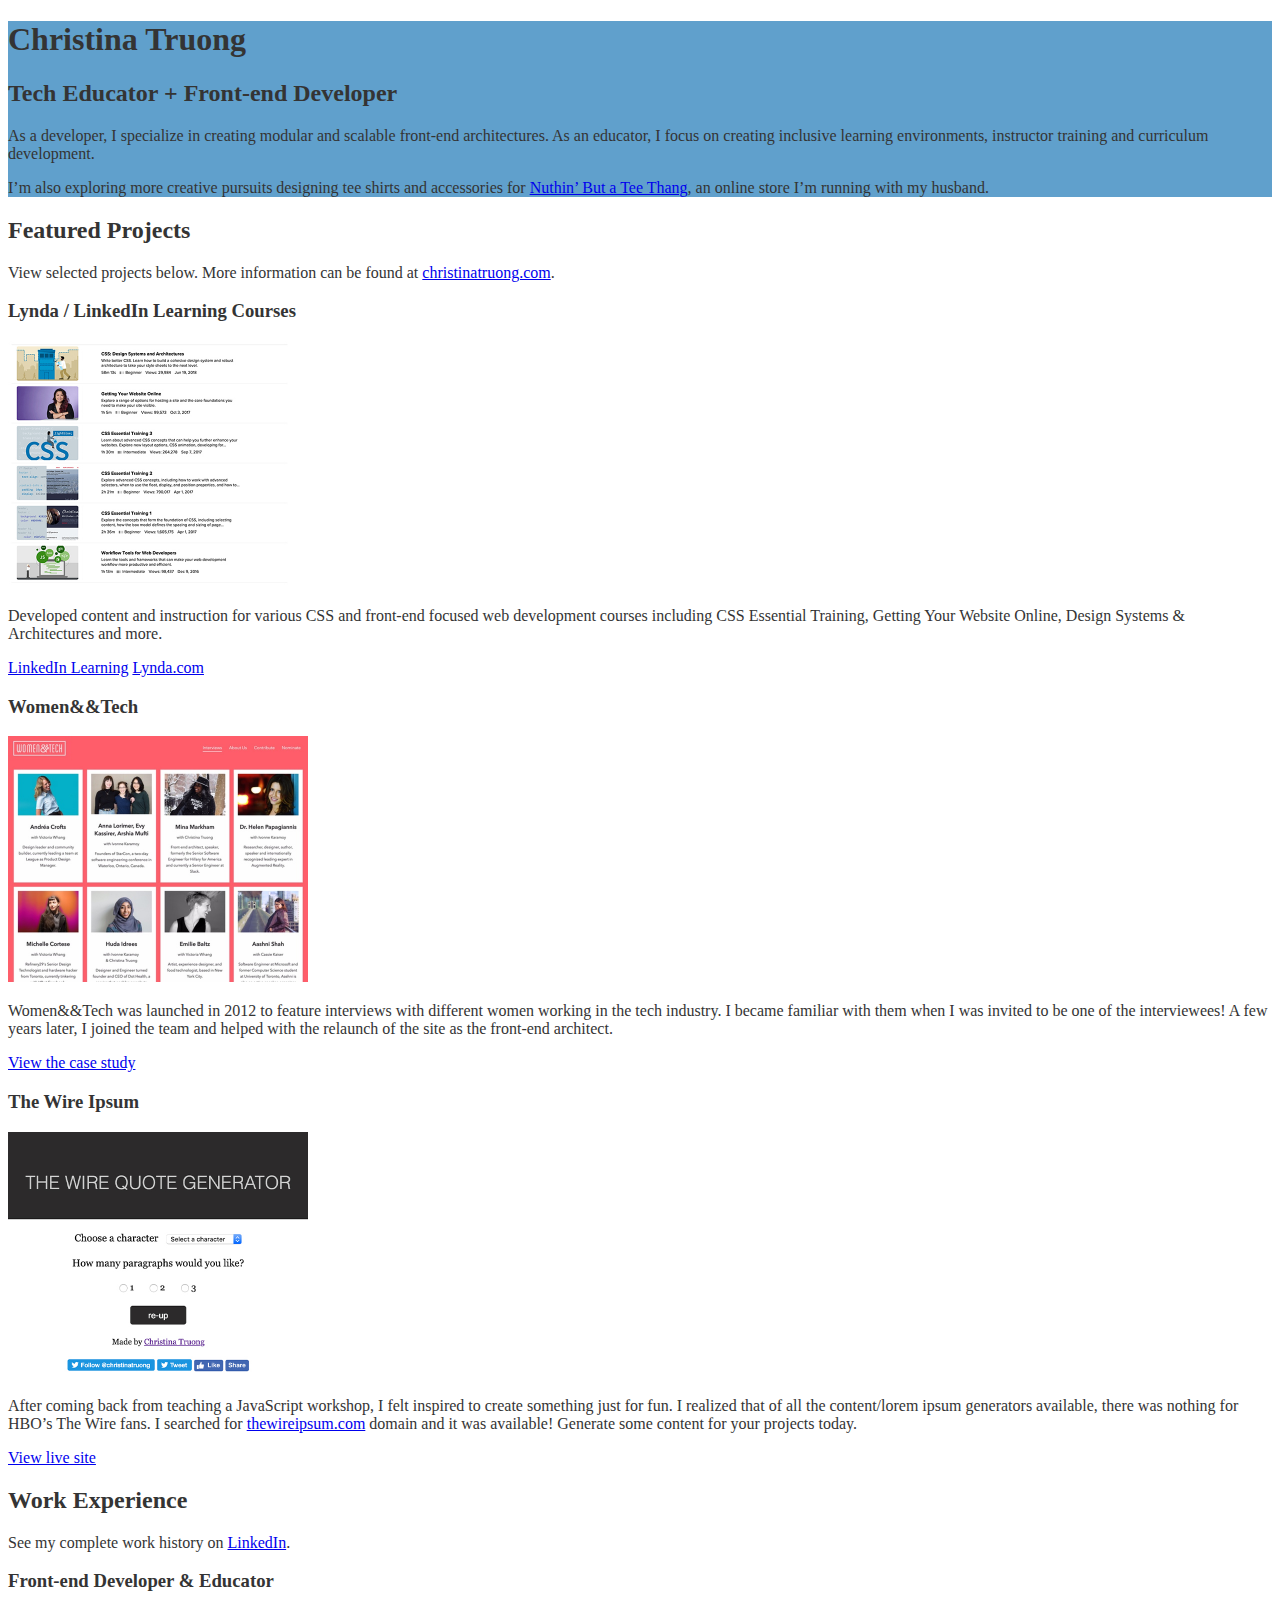
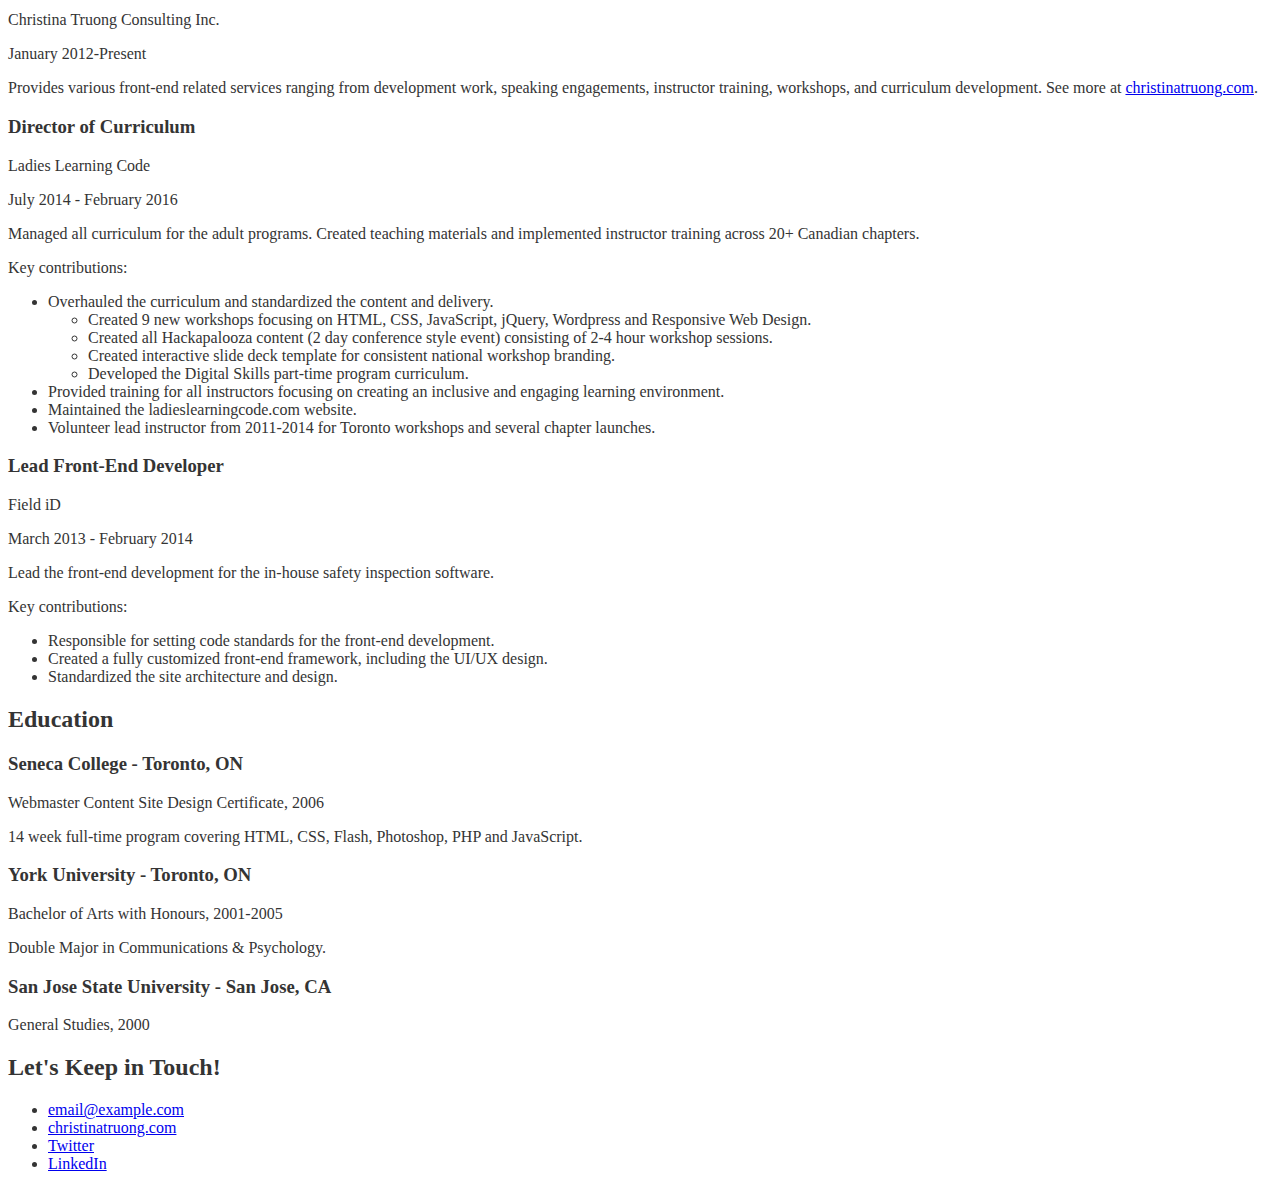
<file: Ex_Files_CSS_EssT/Exercise Files/Ch1/01_06/css-portfolio/index.html>
<!DOCTYPE html>
<html lang="en">
  <head>
    <meta charset="UTF-8">
    <meta name="viewport" content="width=device-width, initial-scale=1.0">
    <link href="css/styles.css" rel="stylesheet">
    <title>Christina Truong, Tech Educator + Front-end Developer</title>
  </head>
  <body>
    <main>
      <!-- ***********************  ABOUT / PROFILE  *********************** -->
      <header>
        <h1>Christina Truong</h1>
        <h2>Tech Educator + Front-end Developer</h2>

        <p>As a developer, I specialize in creating modular and scalable front-end architectures. As an educator, I focus on creating inclusive learning environments, instructor training and curriculum development.</p>
        <p>I’m also exploring more creative pursuits designing tee shirts and accessories for <a href="http://teethang.com" target="_blank">Nuthin’ But a Tee Thang</a>, an online store I’m running with my husband.</p>
      </header>

      <!-- ********************  PROJECTS / PORTFOLIO  ********************* -->
      <section>
        <h2>Featured Projects</h2>
        <p>View selected projects below. More information can be found at <a href="http://christinatruong.com">christinatruong.com</a>.</p>

        <!-- Project 1 -->
        <section>
          <h3>Lynda / LinkedIn Learning Courses</h3>
          <img src="images/project-courses.jpg" alt="description of image">
          <p>Developed content and instruction for various CSS and front-end focused web development courses including CSS Essential Training, Getting Your Website Online, Design Systems & Architectures and more.</p>
          <a href="https://www.linkedin.com/learning/instructors/christina-truong?u=2125562" target="_blank">LinkedIn Learning</a>
          <a href="https://www.lynda.com/Christina-Truong/7842227-1.html">Lynda.com</a>
        </section>

        <!-- Project 2 -->
        <section>
          <h3>Women&&Tech</h3>
          <img src="images/project-women-tech.jpg" alt="description of image">
          <p>Women&&Tech was launched in 2012 to feature interviews with different women working in the tech industry. I became familiar with them when I was invited to be one of the interviewees! A few years later, I joined the team and helped with the relaunch of the site as the front-end architect.</p>
          <a href="http://christinatruong.com/projects/women-and-tech-redesign.html" target="_blank">View the case study</a>
        </section>

        <!-- Project 3 -->
        <section>
          <h3>The Wire Ipsum</h3>
          <img src="images/project-wire-ipsum.jpg" alt="description of image">
          <p>After coming back from teaching a JavaScript workshop, I felt inspired to create something just for fun. I realized that of all the content/lorem ipsum generators available, there was nothing for HBO’s The Wire fans. I searched for <a href="http://thewireipsum.com" target="_blank">thewireipsum.com</a> domain and it was available! Generate some content for your projects today.</p>
          <a href="http://thewireipsum.com" target="_blank">View live site</a>
        </section>
      </section>

      <!-- ***********************  WORK EXPERIENCE  *********************** -->
      <section>
        <h2>Work Experience</h2>
        <p>See my complete work history on <a href="https://www.linkedin.com/in/christinatruong/">LinkedIn</a>.</p>

        <!-- Job 1 -->
        <section>
          <h3>Front-end Developer & Educator</h3>
          <p>Christina Truong Consulting Inc.</p>
          <p>January 2012-Present</p>
          <p>Provides various front-end related services ranging from development work, speaking engagements, instructor training, workshops, and curriculum development. See more at  <a href="http://christinatruong.com">christinatruong.com</a>.</p>
        </section>

        <!-- Job 2 -->
        <section>
          <h3>Director of Curriculum</h3>
          <p>Ladies Learning Code</p>
          <p>July 2014 - February 2016</p>
          <p>Managed all curriculum for the adult programs. Created teaching materials and implemented instructor training across 20+ Canadian chapters.</p>
          <p>Key contributions:</p>
          <ul>
            <li>Overhauled the curriculum and standardized the content and delivery.
              <ul>
                <li>Created 9 new workshops focusing on HTML, CSS, JavaScript, jQuery, Wordpress and Responsive Web Design.</li>
                <li>Created all Hackapalooza content (2 day conference style event) consisting of 2-4 hour workshop sessions.</li>
                <li>Created interactive slide deck template for consistent national workshop branding.</li>
                <li>Developed the Digital Skills part-time program curriculum.</li>
              </ul>
            </li>
            <li>Provided training for all instructors focusing on creating an inclusive and engaging learning environment.</li>
            <li>Maintained the ladieslearningcode.com website.</li>
            <li>Volunteer lead instructor from 2011-2014 for Toronto workshops and several chapter launches.</li>
          </ul>
        </section>

        <!-- Job 3 -->
        <section>
          <h3>Lead Front-End Developer</h3>
          <p>Field iD</p>
          <p>March 2013 - February 2014</p>
          <p>Lead the front-end development for the in-house safety inspection software.</p>
          <p>Key contributions:</p>
          <ul>
            <li>Responsible for setting code standards for the front-end development.</li>
            <li>Created a fully customized front-end framework, including the UI/UX design.</li>
            <li>Standardized the site architecture and design.</li>
          </ul>
        </section>
      </section>

      <!-- ******************  EDUCATION & CERTIFICATIONS ****************** -->
      <section>
        <h2>Education</h2>

        <section>
          <h3>Seneca College - Toronto, ON</h3>
          <p>Webmaster Content Site Design Certificate, 2006</p>
          <p>14 week full-time program covering HTML, CSS, Flash, Photoshop, PHP and JavaScript.</p>
        </section>

        <section>
          <h3>York University - Toronto, ON</h3>
          <p>Bachelor of Arts with Honours, 2001-2005</p>
          <p>Double Major in Communications & Psychology.</p>
        </section>

        <section>
          <h3>San Jose State University - San Jose, CA</h3>
          <p>General Studies, 2000</p>
        </section>
      </section>

      <!-- *****************  CONTACT INFO / SOCIAL MEDIA  ***************** -->
      <footer>
        <h2>Let's Keep in Touch!</h2>

        <!-- Social media and contact links. Add or remove any networks. -->
        <ul>
          <li><a href="mailto:email@example.com">email@example.com</a></li>
          <li><a href="http://christinatruong.com" target="_blank">christinatruong.com</a></li>
          <li><a href="http://twitter.com/christinatruong" target="_blank">Twitter</a></li>
          <li><a href="#" target="_blank">LinkedIn</a></li>
        </ul>
      </footer>
    </main>
  </body>
</html>
</file>
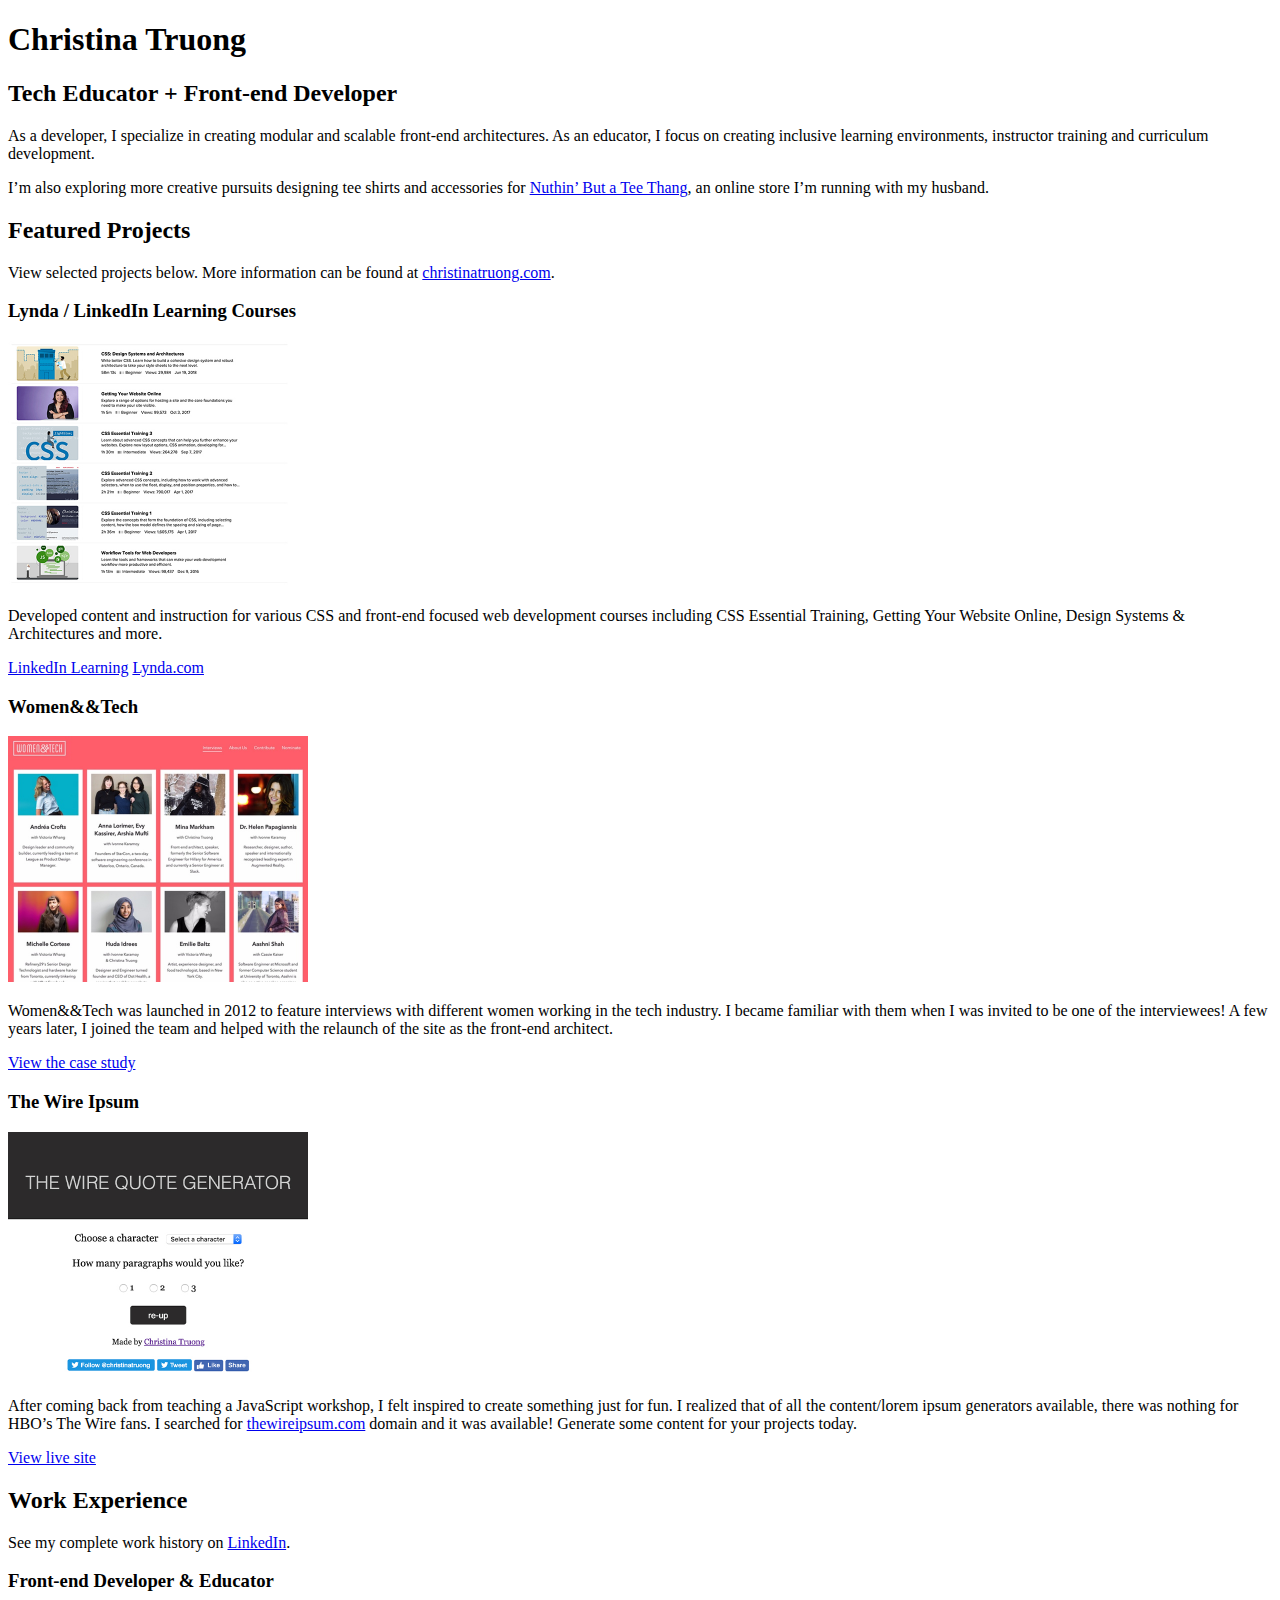
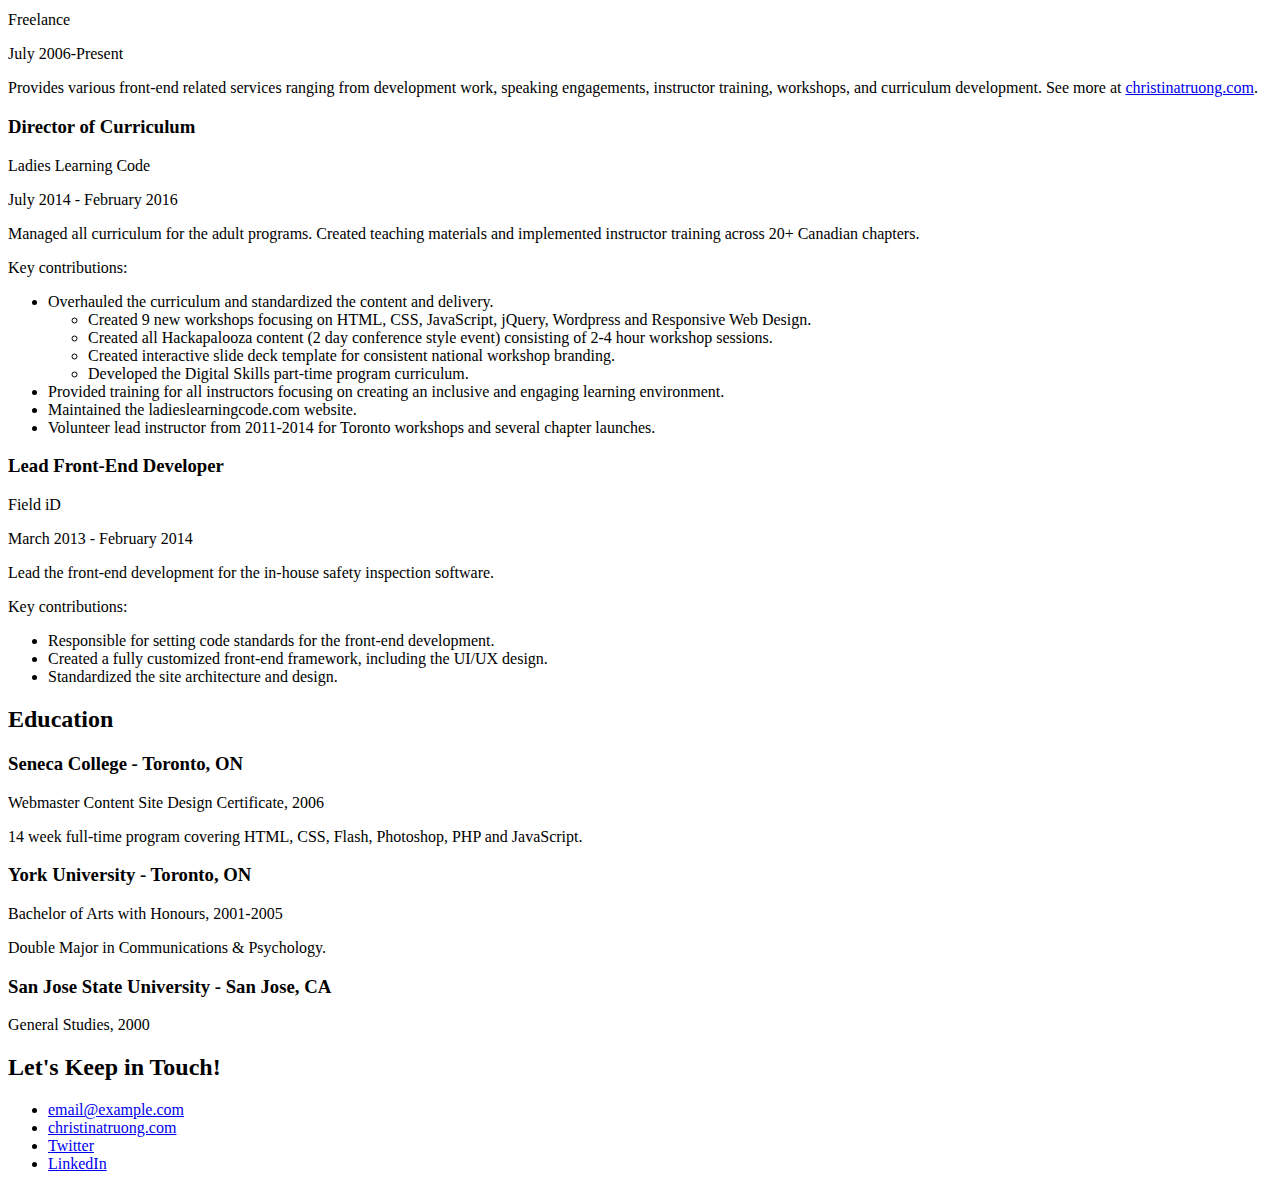
<file: Ex_Files_CSS_EssT/Exercise Files/Ch2/02_12/css-portfolio/index.html>
<!DOCTYPE html>
<html lang="en">
  <head>
    <meta charset="UTF-8">
    <meta name="viewport" content="width=device-width, initial-scale=1.0">
    <title>Christina Truong, Tech Educator + Front-end Developer</title>
    <link rel="stylesheet" href="css/styles.css">
  </head>
  <body>
    <main>
      <!-- ***************  ABOUT / PROFILE  **************** -->
      <header>
        <h1>Christina Truong</h1>
        <h2>Tech Educator + Front-end Developer</h2>

        <p>As a developer, I specialize in creating modular and scalable front-end architectures. As an educator, I focus on creating inclusive learning environments, instructor training and curriculum development.</p>
        <p>I’m also exploring more creative pursuits designing tee shirts and accessories for <a href="http://teethang.com" target="_blank">Nuthin’ But a Tee Thang</a>, an online store I’m running with my husband.</p>
      </header>

      <!-- ************ PROJECTS / PORTFOLIO  ************** -->
      <section>
        <h2>Featured Projects</h2>
        <p>View selected projects below. More information can be found at <a href="http://christinatruong.com">christinatruong.com</a>.</p>

        <!-- Project 1 -->
        <section>
          <h3>Lynda / LinkedIn Learning Courses</h3>
          <img src="images/project-courses.jpg" alt="Lynda & LinkedIn Learning course list">
          <p>Developed content and instruction for various CSS and front-end focused web development courses including CSS Essential Training, Getting Your Website Online, Design Systems & Architectures and more.</p>
          <a href="https://www.linkedin.com/learning/instructors/christina-truong?u=2125562" target="_blank">LinkedIn Learning</a>
          <a href="https://www.lynda.com/Christina-Truong/7842227-1.html">Lynda.com</a>
        </section>

        <!-- Project 2 -->
        <section>
          <h3>Women&&Tech</h3>
          <img src="images/project-women-tech.jpg" alt="Women and Tech website">
          <p>Women&&Tech was launched in 2012 to feature interviews with different women working in the tech industry. I became familiar with them when I was invited to be one of the interviewees! A few years later, I joined the team and helped with the relaunch of the site as the front-end architect.</p>
          <a href="http://christinatruong.com/projects/women-and-tech-redesign.html" target="_blank">View the case study</a>
        </section>

        <!-- Project 3 -->
        <section>
          <h3>The Wire Ipsum</h3>
          <img src="images/project-wire-ipsum.jpg" alt="The Wire Ipsum website">
          <p>After coming back from teaching a JavaScript workshop, I felt inspired to create something just for fun. I realized that of all the content/lorem ipsum generators available, there was nothing for HBO’s The Wire fans. I searched for <a href="http://thewireipsum.com" target="_blank">thewireipsum.com</a> domain and it was available! Generate some content for your projects today.</p>
          <a href="http://thewireipsum.com" target="_blank">View live site</a>
        </section>
      </section>

      <!-- ***************  WORK EXPERIENCE  ***************** -->
      <section>
        <h2>Work Experience</h2>
        <p>See my complete work history on <a href="https://www.linkedin.com/in/christinatruong/">LinkedIn</a>.</p>

        <!-- Job 1 -->
        <section>
          <h3>Front-end Developer & Educator</h3>
          <p>Freelance</p>
          <p>July 2006-Present</p>
          <p>Provides various front-end related services ranging from development work, speaking engagements, instructor training, workshops, and curriculum development. See more at  <a href="http://christinatruong.com">christinatruong.com</a>.</p>
        </section>

        <!-- Job 2 -->
        <section>
          <h3>Director of Curriculum</h3>
          <p>Ladies Learning Code</p>
          <p>July 2014 - February 2016</p>
          <p>Managed all curriculum for the adult programs. Created teaching materials and implemented instructor training across 20+ Canadian chapters.</p>
          <p>Key contributions:</p>
          <ul>
            <li>Overhauled the curriculum and standardized the content and delivery.
              <ul>
                <li>Created 9 new workshops focusing on HTML, CSS, JavaScript, jQuery, Wordpress and Responsive Web Design.</li>
                <li>Created all Hackapalooza content (2 day conference style event) consisting of 2-4 hour workshop sessions.</li>
                <li>Created interactive slide deck template for consistent national workshop branding.</li>
                <li>Developed the Digital Skills part-time program curriculum.</li>
              </ul>
            </li>
            <li>Provided training for all instructors focusing on creating an inclusive and engaging learning environment.</li>
            <li>Maintained the ladieslearningcode.com website.</li>
            <li>Volunteer lead instructor from 2011-2014 for Toronto workshops and several chapter launches.</li>
          </ul>
        </section>

        <!-- Job 3 -->
        <section>
          <h3>Lead Front-End Developer</h3>
          <p>Field iD</p>
          <p>March 2013 - February 2014</p>
          <p>Lead the front-end development for the in-house safety inspection software.</p>
          <p>Key contributions:</p>
          <ul>
            <li>Responsible for setting code standards for the front-end development.</li>
            <li>Created a fully customized front-end framework, including the UI/UX design.</li>
            <li>Standardized the site architecture and design.</li>
          </ul>
        </section>
      </section>

      <!-- ******************  EDUCATION & CERTIFICATIONS ****************** -->
      <section>
        <h2>Education</h2>

        <section>
          <h3>Seneca College - Toronto, ON</h3>
          <p>Webmaster Content Site Design Certificate, 2006</p>
          <p>14 week full-time program covering HTML, CSS, Flash, Photoshop, PHP and JavaScript.</p>
        </section>

        <section>
          <h3>York University - Toronto, ON</h3>
          <p>Bachelor of Arts with Honours, 2001-2005</p>
          <p>Double Major in Communications & Psychology.</p>
        </section>

        <section>
          <h3>San Jose State University - San Jose, CA</h3>
          <p>General Studies, 2000</p>
        </section>
      </section>

      <!-- *****************  CONTACT INFO / SOCIAL MEDIA  ***************** -->
      <footer>
        <h2>Let's Keep in Touch!</h2>

        <!-- Social media and contact links. Add or remove any networks. -->
        <ul>
          <li><a href="mailto:email@example.com">email@example.com</a></li>
          <li><a href="http://christinatruong.com" target="_blank">christinatruong.com</a></li>
          <li><a href="http://twitter.com/christinatruong" target="_blank">Twitter</a></li>
          <li><a href="#" target="_blank">LinkedIn</a></li>
        </ul>
      </footer>
    </main>
  </body>
</html>
</file>
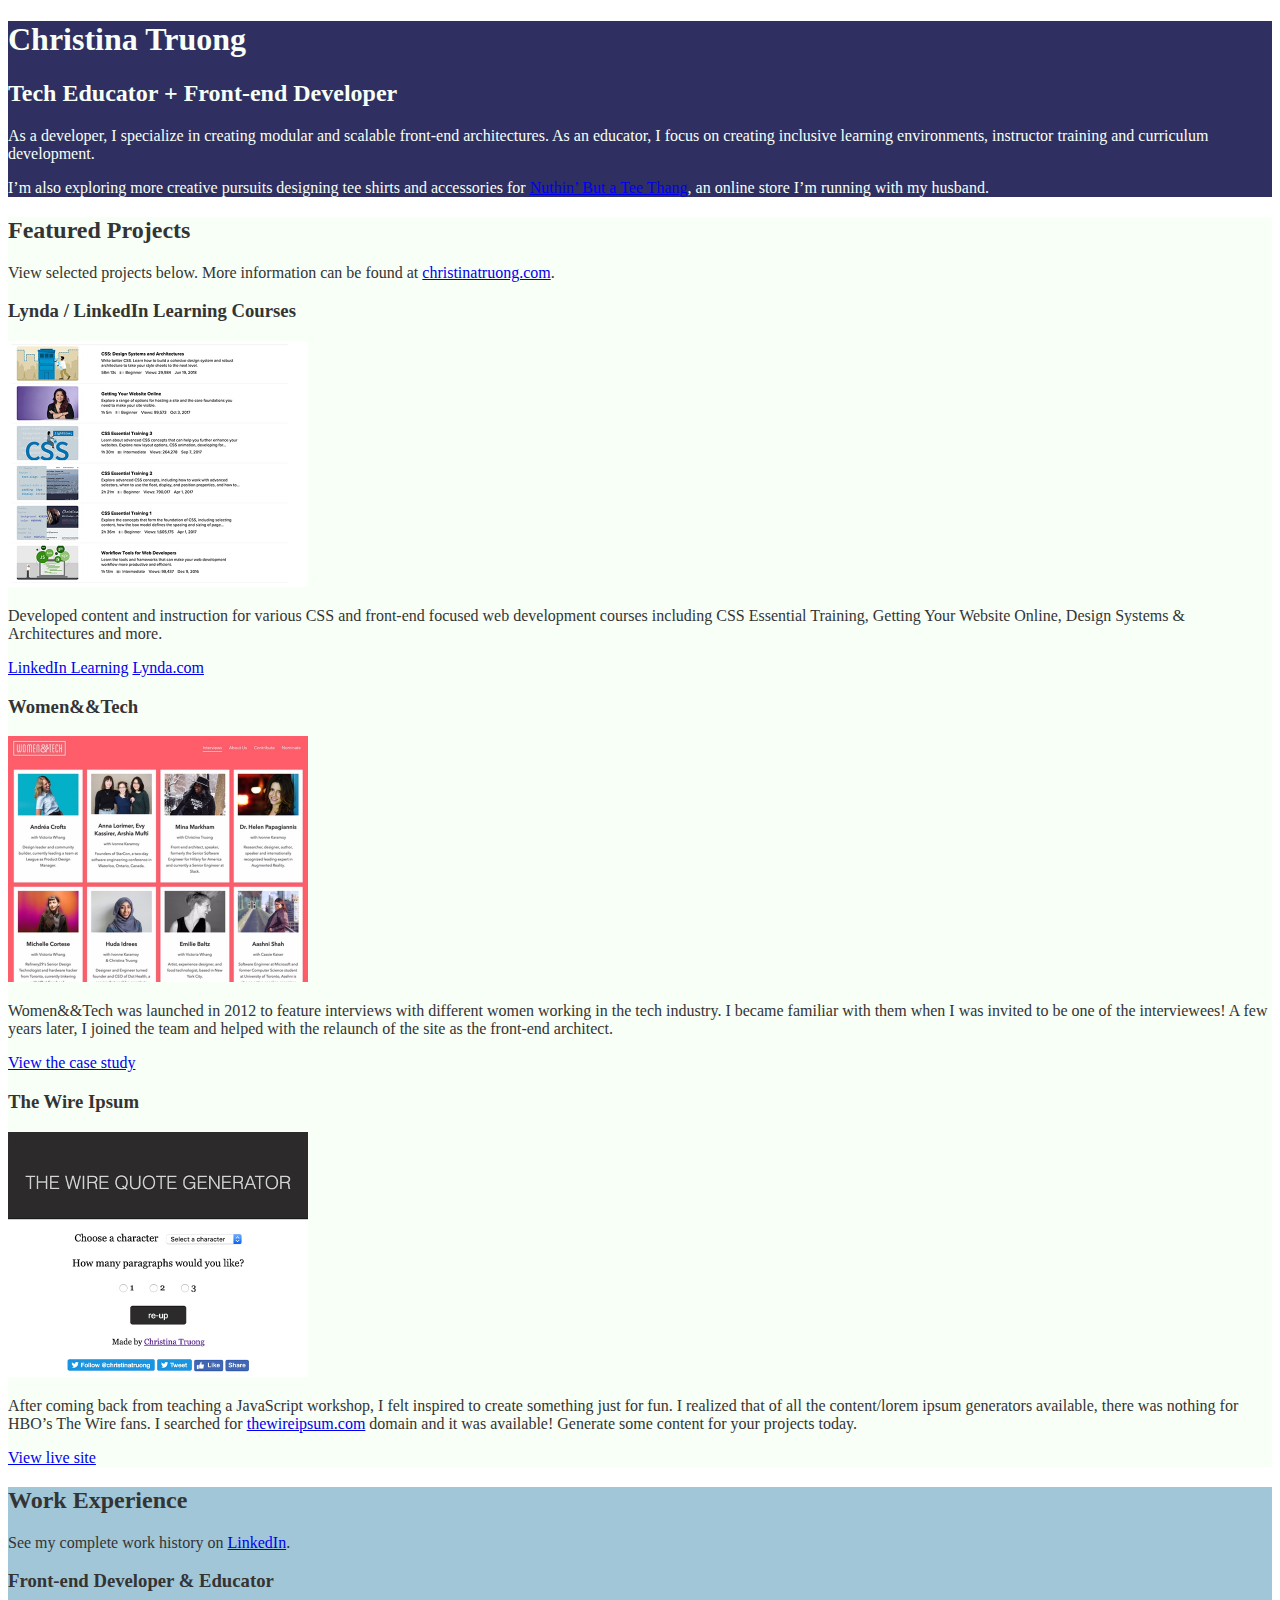
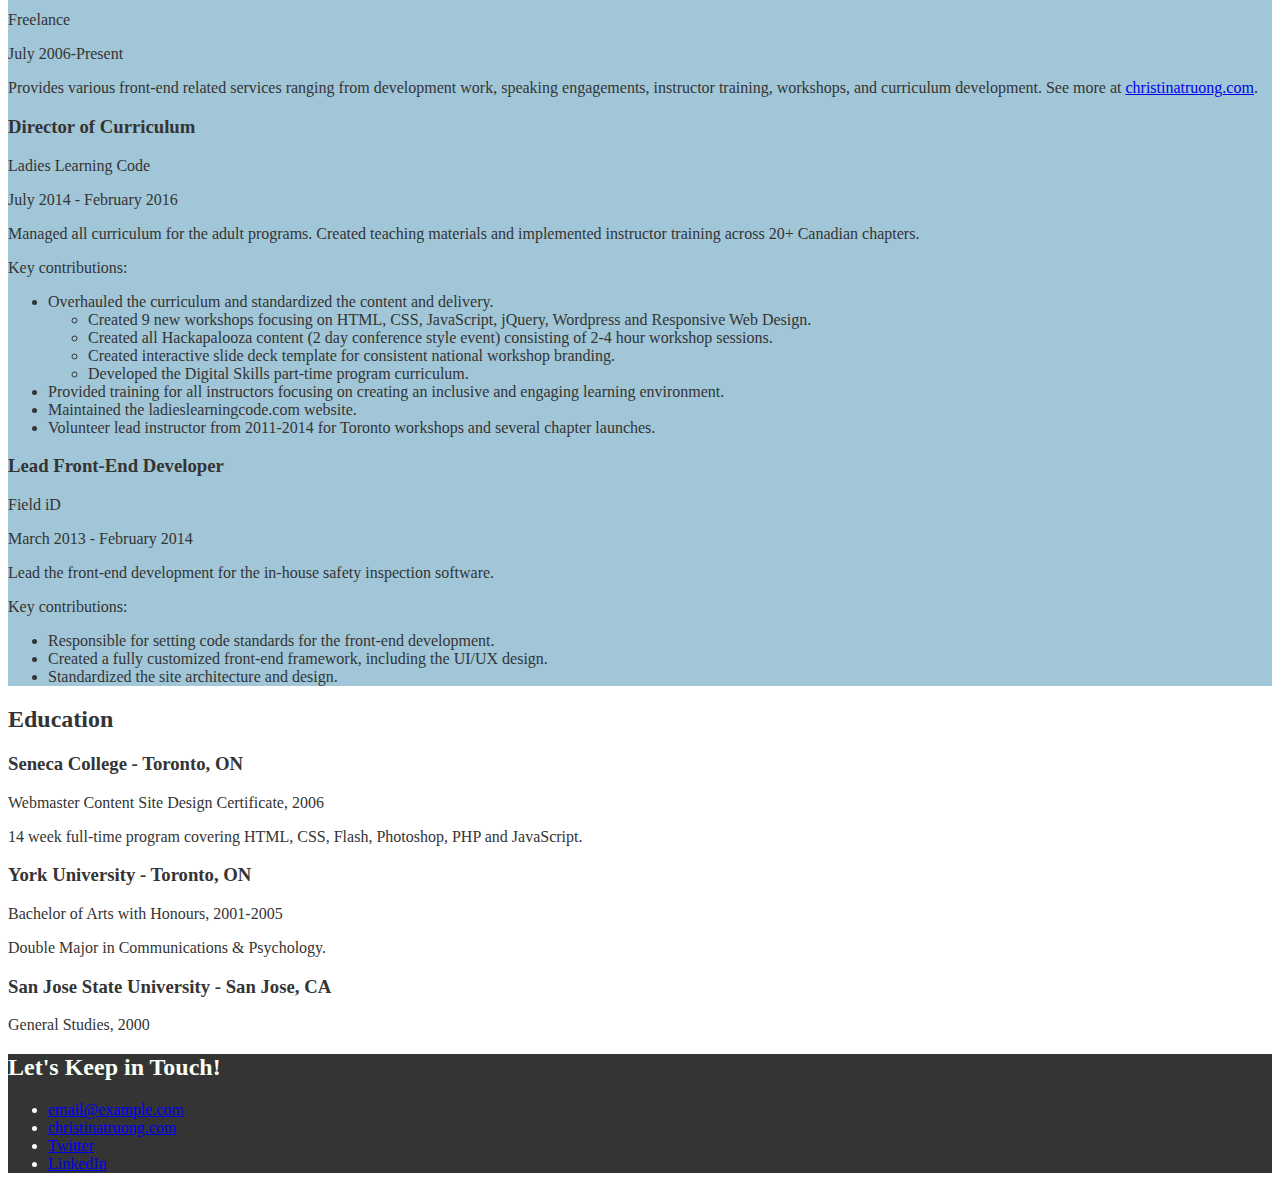
<file: Ex_Files_CSS_EssT/Exercise Files/Ch2/02_14/css-portfolio/index.html>
<!DOCTYPE html>
<html lang="en">
  <head>
    <meta charset="UTF-8">
    <meta name="viewport" content="width=device-width, initial-scale=1.0">
    <title>Christina Truong, Tech Educator + Front-end Developer</title>
    <link rel="stylesheet" href="css/styles.css">
  </head>
  <body>
    <main>
      <!-- ***************  ABOUT / PROFILE  **************** -->
      <header>
        <h1>Christina Truong</h1>
        <h2>Tech Educator + Front-end Developer</h2>

        <p>As a developer, I specialize in creating modular and scalable front-end architectures. As an educator, I focus on creating inclusive learning environments, instructor training and curriculum development.</p>
        <p>I’m also exploring more creative pursuits designing tee shirts and accessories for <a href="http://teethang.com" target="_blank">Nuthin’ But a Tee Thang</a>, an online store I’m running with my husband.</p>
      </header>

      <!-- ************ PROJECTS / PORTFOLIO  ************** -->
      <section class="projects">
        <h2>Featured Projects</h2>
        <p>View selected projects below. More information can be found at <a href="http://christinatruong.com">christinatruong.com</a>.</p>

        <!-- Project 1 -->
        <section>
          <h3>Lynda / LinkedIn Learning Courses</h3>
          <img src="images/project-courses.jpg" alt="Lynda & LinkedIn Learning course list">
          <p>Developed content and instruction for various CSS and front-end focused web development courses including CSS Essential Training, Getting Your Website Online, Design Systems & Architectures and more.</p>
          <a href="https://www.linkedin.com/learning/instructors/christina-truong?u=2125562" target="_blank">LinkedIn Learning</a>
          <a href="https://www.lynda.com/Christina-Truong/7842227-1.html">Lynda.com</a>
        </section>

        <!-- Project 2 -->
        <section>
          <h3>Women&&Tech</h3>
          <img src="images/project-women-tech.jpg" alt="Women and Tech website">
          <p>Women&&Tech was launched in 2012 to feature interviews with different women working in the tech industry. I became familiar with them when I was invited to be one of the interviewees! A few years later, I joined the team and helped with the relaunch of the site as the front-end architect.</p>
          <a href="http://christinatruong.com/projects/women-and-tech-redesign.html" target="_blank">View the case study</a>
        </section>

        <!-- Project 3 -->
        <section>
          <h3>The Wire Ipsum</h3>
          <img src="images/project-wire-ipsum.jpg" alt="The Wire Ipsum website">
          <p>After coming back from teaching a JavaScript workshop, I felt inspired to create something just for fun. I realized that of all the content/lorem ipsum generators available, there was nothing for HBO’s The Wire fans. I searched for <a href="http://thewireipsum.com" target="_blank">thewireipsum.com</a> domain and it was available! Generate some content for your projects today.</p>
          <a href="http://thewireipsum.com" target="_blank">View live site</a>
        </section>
      </section>

      <!-- ***************  WORK EXPERIENCE  ***************** -->
      <section class="work-experience">
        <h2>Work Experience</h2>
        <p>See my complete work history on <a href="https://www.linkedin.com/in/christinatruong/">LinkedIn</a>.</p>

        <!-- Job 1 -->
        <section>
          <h3>Front-end Developer & Educator</h3>
          <p>Freelance</p>
          <p>July 2006-Present</p>
          <p>Provides various front-end related services ranging from development work, speaking engagements, instructor training, workshops, and curriculum development. See more at  <a href="http://christinatruong.com">christinatruong.com</a>.</p>
        </section>

        <!-- Job 2 -->
        <section>
          <h3>Director of Curriculum</h3>
          <p>Ladies Learning Code</p>
          <p>July 2014 - February 2016</p>
          <p>Managed all curriculum for the adult programs. Created teaching materials and implemented instructor training across 20+ Canadian chapters.</p>
          <p>Key contributions:</p>
          <ul>
            <li>Overhauled the curriculum and standardized the content and delivery.
              <ul>
                <li>Created 9 new workshops focusing on HTML, CSS, JavaScript, jQuery, Wordpress and Responsive Web Design.</li>
                <li>Created all Hackapalooza content (2 day conference style event) consisting of 2-4 hour workshop sessions.</li>
                <li>Created interactive slide deck template for consistent national workshop branding.</li>
                <li>Developed the Digital Skills part-time program curriculum.</li>
              </ul>
            </li>
            <li>Provided training for all instructors focusing on creating an inclusive and engaging learning environment.</li>
            <li>Maintained the ladieslearningcode.com website.</li>
            <li>Volunteer lead instructor from 2011-2014 for Toronto workshops and several chapter launches.</li>
          </ul>
        </section>

        <!-- Job 3 -->
        <section>
          <h3>Lead Front-End Developer</h3>
          <p>Field iD</p>
          <p>March 2013 - February 2014</p>
          <p>Lead the front-end development for the in-house safety inspection software.</p>
          <p>Key contributions:</p>
          <ul>
            <li>Responsible for setting code standards for the front-end development.</li>
            <li>Created a fully customized front-end framework, including the UI/UX design.</li>
            <li>Standardized the site architecture and design.</li>
          </ul>
        </section>
      </section>

      <!-- ******************  EDUCATION & CERTIFICATIONS ****************** -->
      <section class="education">
        <h2>Education</h2>

        <section>
          <h3>Seneca College - Toronto, ON</h3>
          <p>Webmaster Content Site Design Certificate, 2006</p>
          <p>14 week full-time program covering HTML, CSS, Flash, Photoshop, PHP and JavaScript.</p>
        </section>

        <section>
          <h3>York University - Toronto, ON</h3>
          <p>Bachelor of Arts with Honours, 2001-2005</p>
          <p>Double Major in Communications & Psychology.</p>
        </section>

        <section>
          <h3>San Jose State University - San Jose, CA</h3>
          <p>General Studies, 2000</p>
        </section>
      </section>

      <!-- *****************  CONTACT INFO / SOCIAL MEDIA  ***************** -->
      <footer>
        <h2>Let's Keep in Touch!</h2>

        <!-- Social media and contact links. Add or remove any networks. -->
        <ul>
          <li><a href="mailto:email@example.com">email@example.com</a></li>
          <li><a href="http://christinatruong.com" target="_blank">christinatruong.com</a></li>
          <li><a href="http://twitter.com/christinatruong" target="_blank">Twitter</a></li>
          <li><a href="#" target="_blank">LinkedIn</a></li>
        </ul>
      </footer>
    </main>
  </body>
</html>
</file>
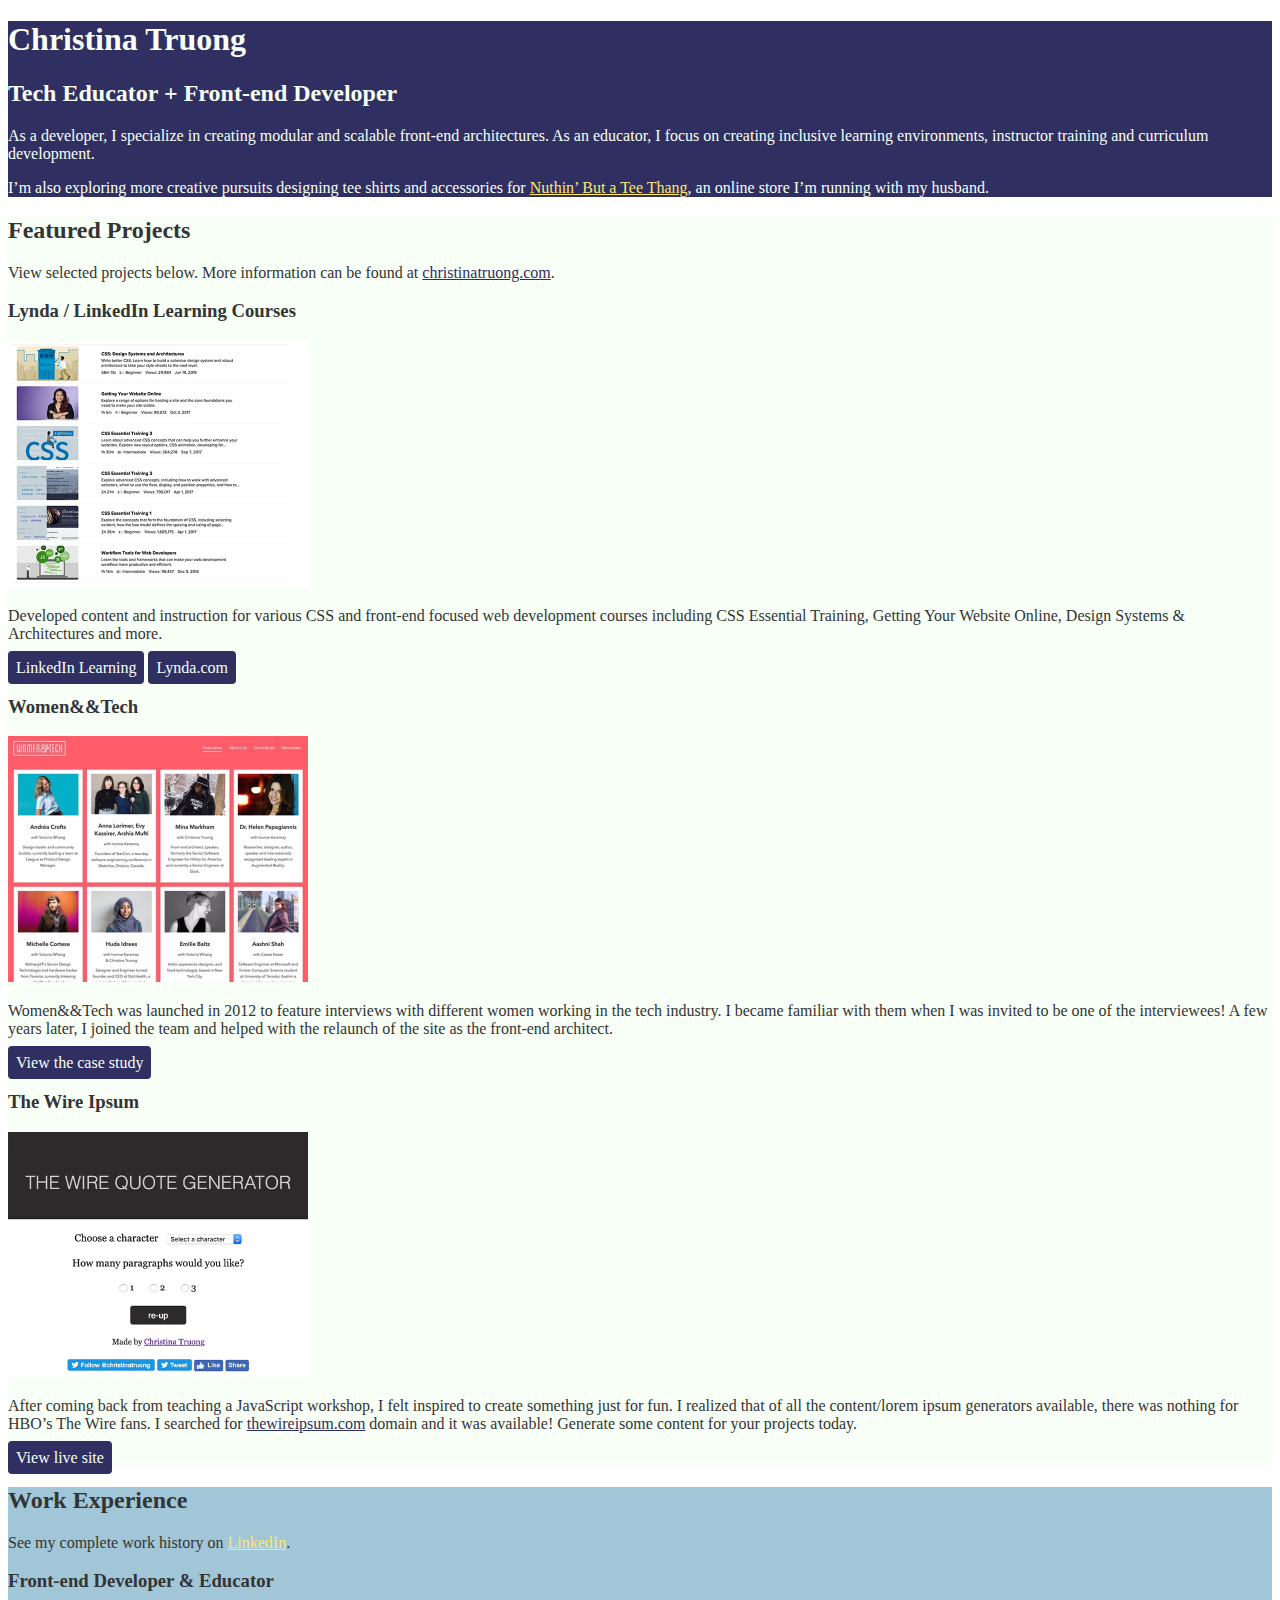
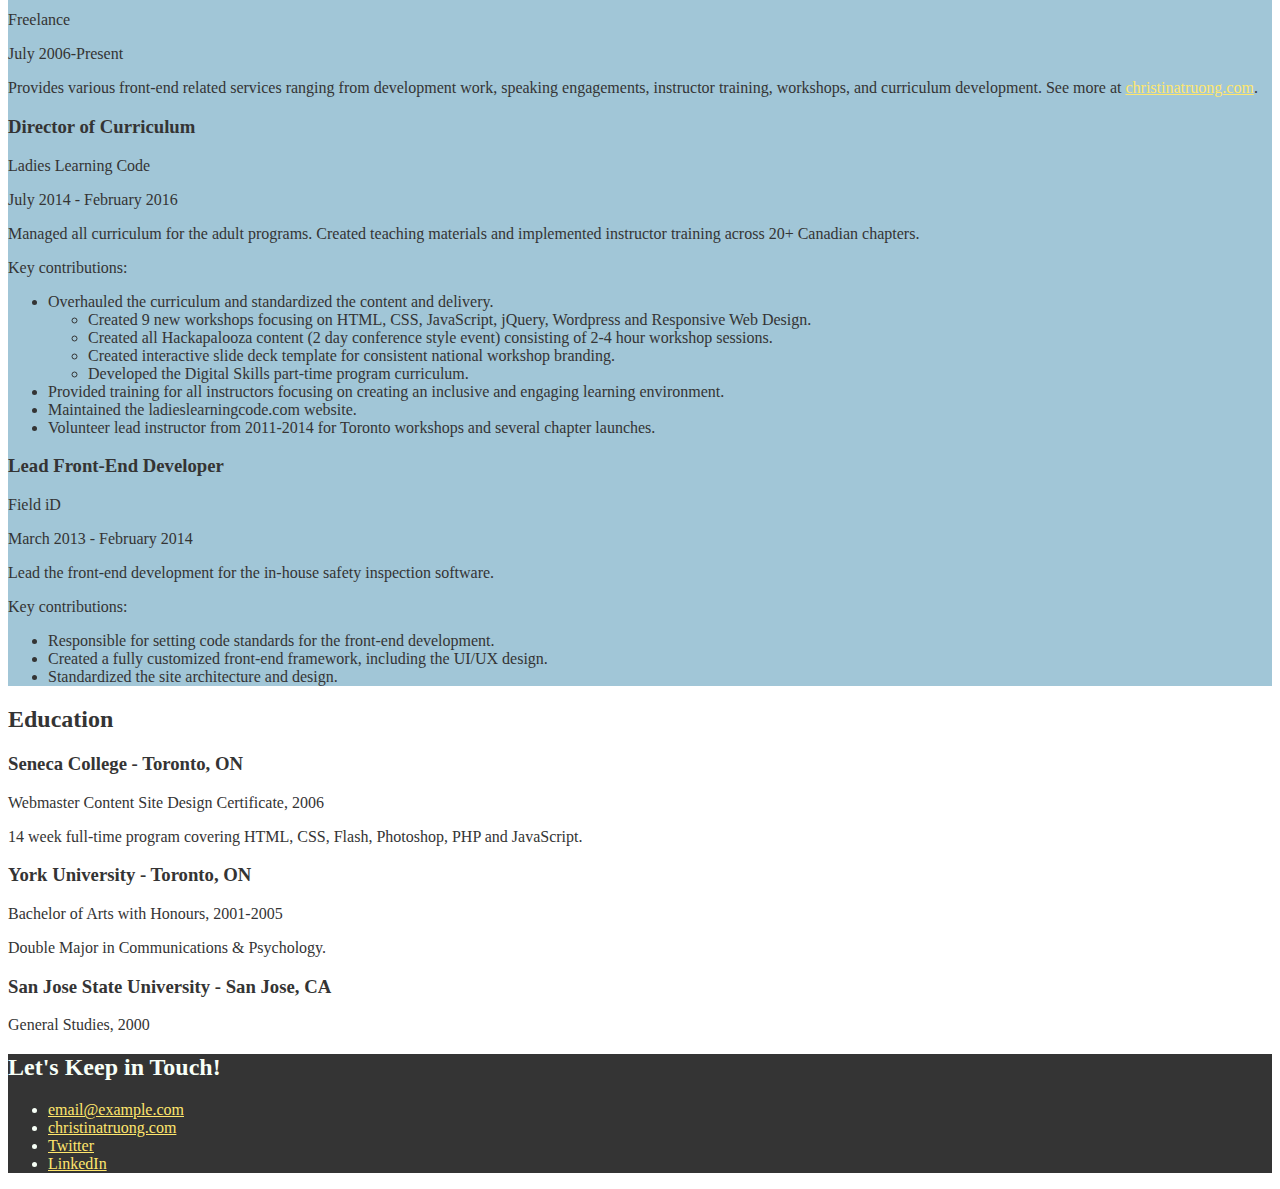
<file: Ex_Files_CSS_EssT/Exercise Files/Ch3/03_08/css-portfolio/index.html>
<!DOCTYPE html>
<html lang="en">
  <head>
    <meta charset="UTF-8">
    <meta name="viewport" content="width=device-width, initial-scale=1.0">
    <title>Christina Truong, Tech Educator + Front-end Developer</title>
    <link rel="stylesheet" href="css/styles.css">
  </head>
  <body>
    <main>
      <!-- ***************  ABOUT / PROFILE  **************** -->
      <header>
        <h1>Christina Truong</h1>
        <h2>Tech Educator + Front-end Developer</h2>

        <p>As a developer, I specialize in creating modular and scalable front-end architectures. As an educator, I focus on creating inclusive learning environments, instructor training and curriculum development.</p>
        <p>I’m also exploring more creative pursuits designing tee shirts and accessories for <a href="http://teethang.com" target="_blank">Nuthin’ But a Tee Thang</a>, an online store I’m running with my husband.</p>
      </header>

      <!-- ************ PROJECTS / PORTFOLIO  ************** -->
      <section class="projects">
        <h2>Featured Projects</h2>
        <p>View selected projects below. More information can be found at <a href="http://christinatruong.com">christinatruong.com</a>.</p>

        <!-- Project 1 -->
        <section>
          <h3>Lynda / LinkedIn Learning Courses</h3>
          <img src="images/project-courses.jpg" alt="Lynda & LinkedIn Learning course list">
          <p>Developed content and instruction for various CSS and front-end focused web development courses including CSS Essential Training, Getting Your Website Online, Design Systems & Architectures and more.</p>
          <a class="btn" href="https://www.linkedin.com/learning/instructors/christina-truong?u=2125562" target="_blank">LinkedIn Learning</a>
          <a class="btn" href="https://www.lynda.com/Christina-Truong/7842227-1.html">Lynda.com</a>
        </section>

        <!-- Project 2 -->
        <section>
          <h3>Women&&Tech</h3>
          <img src="images/project-women-tech.jpg" alt="Women and Tech website">
          <p>Women&&Tech was launched in 2012 to feature interviews with different women working in the tech industry. I became familiar with them when I was invited to be one of the interviewees! A few years later, I joined the team and helped with the relaunch of the site as the front-end architect.</p>
          <a class="btn" href="http://christinatruong.com/projects/women-and-tech-redesign.html" target="_blank">View the case study</a>
        </section>

        <!-- Project 3 -->
        <section>
          <h3>The Wire Ipsum</h3>
          <img src="images/project-wire-ipsum.jpg" alt="The Wire Ipsum website">
          <p>After coming back from teaching a JavaScript workshop, I felt inspired to create something just for fun. I realized that of all the content/lorem ipsum generators available, there was nothing for HBO’s The Wire fans. I searched for <a href="http://thewireipsum.com" target="_blank">thewireipsum.com</a> domain and it was available! Generate some content for your projects today.</p>
          <a class="btn" href="http://thewireipsum.com" target="_blank">View live site</a>
        </section>
      </section>

      <!-- ***************  WORK EXPERIENCE  ***************** -->
      <section class="work-experience">
        <h2>Work Experience</h2>
        <p>See my complete work history on <a href="https://www.linkedin.com/in/christinatruong/">LinkedIn</a>.</p>

        <!-- Job 1 -->
        <section>
          <h3>Front-end Developer & Educator</h3>
          <p>Freelance</p>
          <p>July 2006-Present</p>
          <p>Provides various front-end related services ranging from development work, speaking engagements, instructor training, workshops, and curriculum development. See more at  <a href="http://christinatruong.com">christinatruong.com</a>.</p>
        </section>

        <!-- Job 2 -->
        <section>
          <h3>Director of Curriculum</h3>
          <p>Ladies Learning Code</p>
          <p>July 2014 - February 2016</p>
          <p>Managed all curriculum for the adult programs. Created teaching materials and implemented instructor training across 20+ Canadian chapters.</p>
          <p>Key contributions:</p>
          <ul>
            <li>Overhauled the curriculum and standardized the content and delivery.
              <ul>
                <li>Created 9 new workshops focusing on HTML, CSS, JavaScript, jQuery, Wordpress and Responsive Web Design.</li>
                <li>Created all Hackapalooza content (2 day conference style event) consisting of 2-4 hour workshop sessions.</li>
                <li>Created interactive slide deck template for consistent national workshop branding.</li>
                <li>Developed the Digital Skills part-time program curriculum.</li>
              </ul>
            </li>
            <li>Provided training for all instructors focusing on creating an inclusive and engaging learning environment.</li>
            <li>Maintained the ladieslearningcode.com website.</li>
            <li>Volunteer lead instructor from 2011-2014 for Toronto workshops and several chapter launches.</li>
          </ul>
        </section>

        <!-- Job 3 -->
        <section>
          <h3>Lead Front-End Developer</h3>
          <p>Field iD</p>
          <p>March 2013 - February 2014</p>
          <p>Lead the front-end development for the in-house safety inspection software.</p>
          <p>Key contributions:</p>
          <ul>
            <li>Responsible for setting code standards for the front-end development.</li>
            <li>Created a fully customized front-end framework, including the UI/UX design.</li>
            <li>Standardized the site architecture and design.</li>
          </ul>
        </section>
      </section>

      <!-- *************  EDUCATION & CERTIFICATIONS *********** -->
      <section class="education">
        <h2>Education</h2>

        <section>
          <h3>Seneca College - Toronto, ON</h3>
          <p>Webmaster Content Site Design Certificate, 2006</p>
          <p>14 week full-time program covering HTML, CSS, Flash, Photoshop, PHP and JavaScript.</p>
        </section>

        <section>
          <h3>York University - Toronto, ON</h3>
          <p>Bachelor of Arts with Honours, 2001-2005</p>
          <p>Double Major in Communications & Psychology.</p>
        </section>

        <section>
          <h3>San Jose State University - San Jose, CA</h3>
          <p>General Studies, 2000</p>
        </section>
      </section>

      <!-- ************  CONTACT INFO / SOCIAL MEDIA  ************ -->
      <footer>
        <h2>Let's Keep in Touch!</h2>

        <!-- Social media and contact links. Add or remove any networks. -->
        <ul>
          <li><a href="mailto:email@example.com">email@example.com</a></li>
          <li><a href="http://christinatruong.com" target="_blank">christinatruong.com</a></li>
          <li><a href="http://twitter.com/christinatruong" target="_blank">Twitter</a></li>
          <li><a href="#" target="_blank">LinkedIn</a></li>
        </ul>
      </footer>
    </main>
  </body>
</html>
</file>
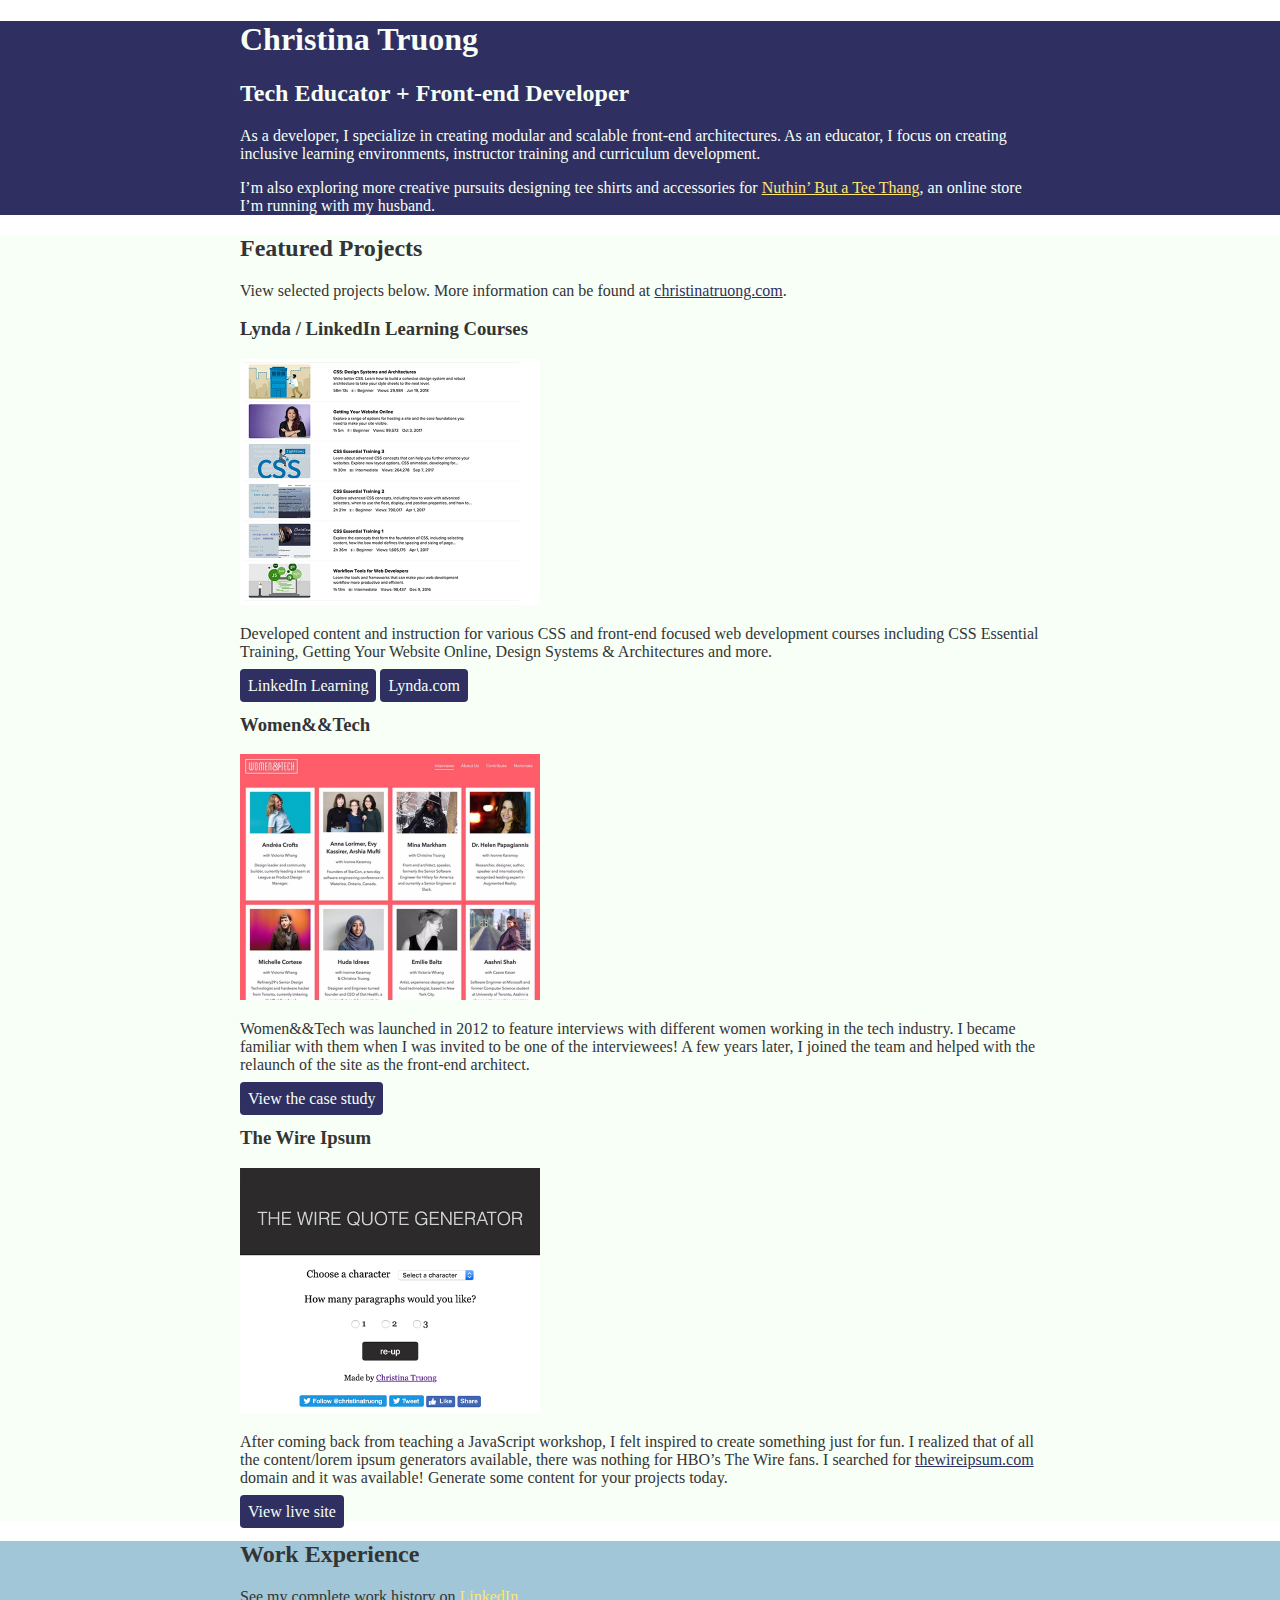
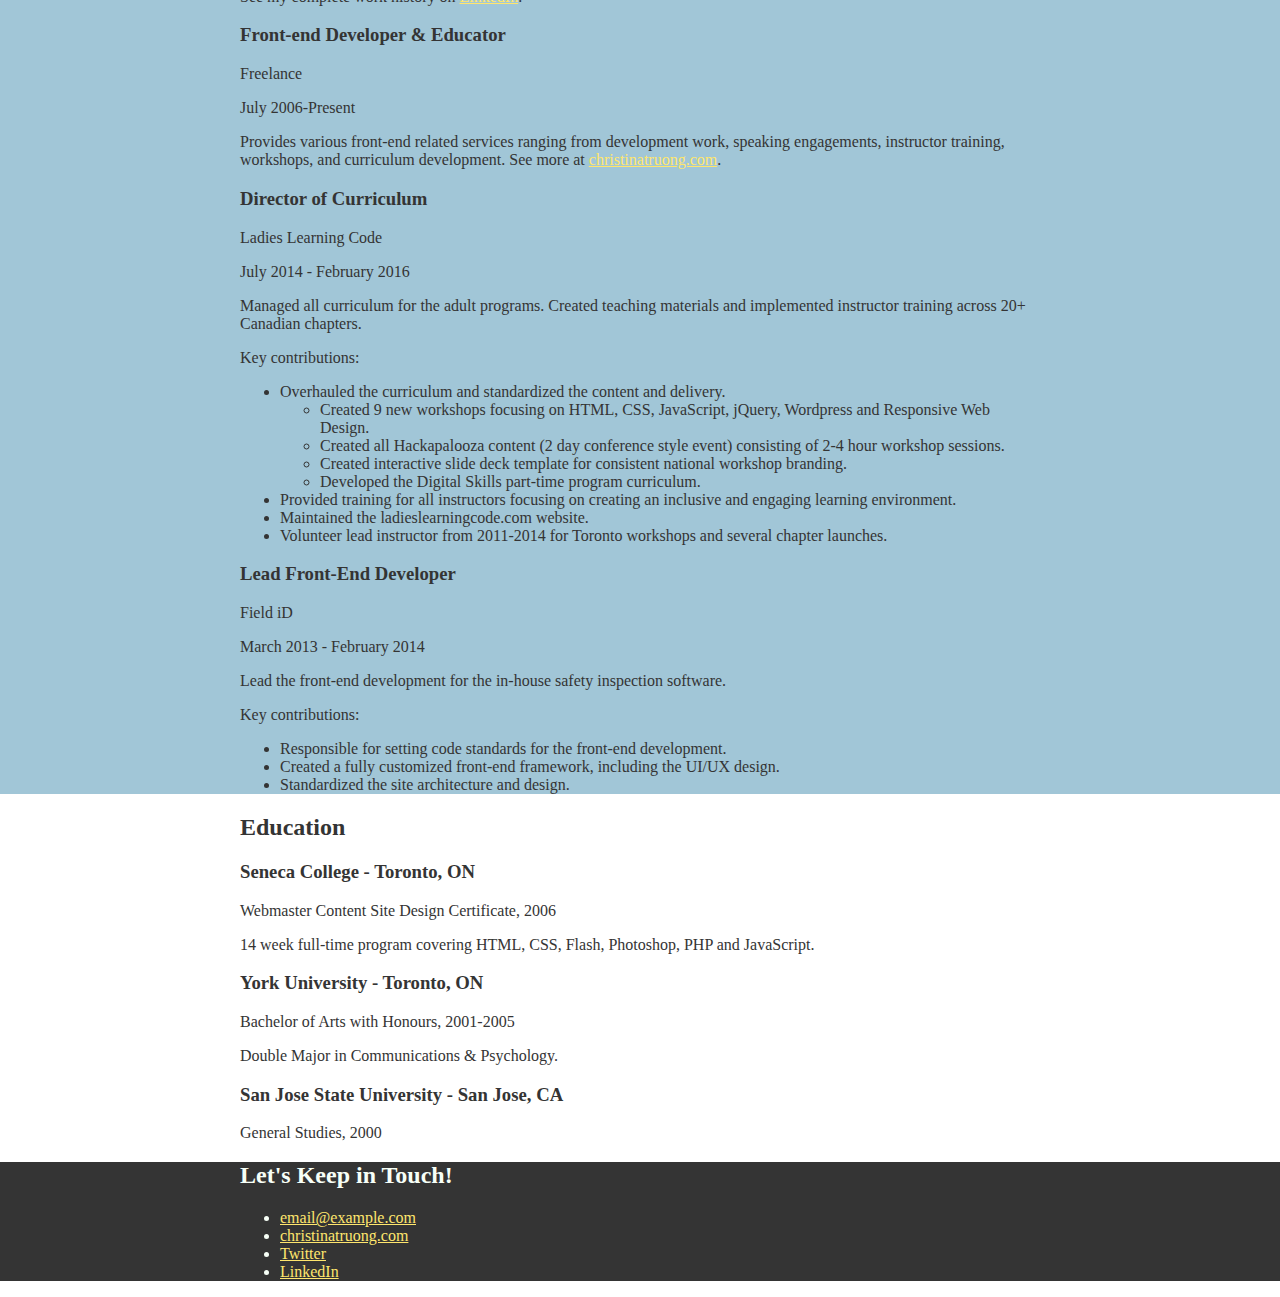
<file: Ex_Files_CSS_EssT/Exercise Files/Ch3/03_09/css-portfolio/index.html>
<!DOCTYPE html>
<html lang="en">
  <head>
    <meta charset="UTF-8">
    <meta name="viewport" content="width=device-width, initial-scale=1.0">
    <title>Christina Truong, Tech Educator + Front-end Developer</title>
    <link rel="stylesheet" href="css/styles.css">
  </head>
  <body>
    <main>
      <!-- ***************  ABOUT / PROFILE  **************** -->
      <header>
        <div class="content-wrap">
          <h1>Christina Truong</h1>
          <h2>Tech Educator + Front-end Developer</h2>

          <p>As a developer, I specialize in creating modular and scalable front-end architectures. As an educator, I focus on creating inclusive learning environments, instructor training and curriculum development.</p>
          <p>I’m also exploring more creative pursuits designing tee shirts and accessories for <a href="http://teethang.com" target="_blank">Nuthin’ But a Tee Thang</a>, an online store I’m running with my husband.</p>
        </div>
      </header>

      <!-- ************ PROJECTS / PORTFOLIO  ************** -->
      <section class="projects">
        <div class="content-wrap">
          <h2>Featured Projects</h2>
          <p>View selected projects below. More information can be found at <a href="http://christinatruong.com">christinatruong.com</a>.</p>

          <!-- Project 1 -->
          <section>
            <h3>Lynda / LinkedIn Learning Courses</h3>
            <img src="images/project-courses.jpg" alt="Lynda & LinkedIn Learning course list">
            <p>Developed content and instruction for various CSS and front-end focused web development courses including CSS Essential Training, Getting Your Website Online, Design Systems & Architectures and more.</p>
            <a class="btn" href="https://www.linkedin.com/learning/instructors/christina-truong?u=2125562" target="_blank">LinkedIn Learning</a>
            <a class="btn" href="https://www.lynda.com/Christina-Truong/7842227-1.html">Lynda.com</a>
          </section>

          <!-- Project 2 -->
          <section>
            <h3>Women&&Tech</h3>
            <img src="images/project-women-tech.jpg" alt="Women and Tech website">
            <p>Women&&Tech was launched in 2012 to feature interviews with different women working in the tech industry. I became familiar with them when I was invited to be one of the interviewees! A few years later, I joined the team and helped with the relaunch of the site as the front-end architect.</p>
            <a class="btn" href="http://christinatruong.com/projects/women-and-tech-redesign.html" target="_blank">View the case study</a>
          </section>

          <!-- Project 3 -->
          <section>
            <h3>The Wire Ipsum</h3>
            <img src="images/project-wire-ipsum.jpg" alt="The Wire Ipsum website">
            <p>After coming back from teaching a JavaScript workshop, I felt inspired to create something just for fun. I realized that of all the content/lorem ipsum generators available, there was nothing for HBO’s The Wire fans. I searched for <a href="http://thewireipsum.com" target="_blank">thewireipsum.com</a> domain and it was available! Generate some content for your projects today.</p>
            <a class="btn" href="http://thewireipsum.com" target="_blank">View live site</a>
          </section>
        </div>
      </section>

      <!-- ****************  WORK EXPERIENCE  ******************** -->
      <section class="work-experience">
        <div class="content-wrap">
          <h2>Work Experience</h2>
          <p>See my complete work history on <a href="https://www.linkedin.com/in/christinatruong/">LinkedIn</a>.</p>

          <!-- Job 1 -->
          <section>
            <h3>Front-end Developer & Educator</h3>
            <p>Freelance</p>
            <p>July 2006-Present</p>
            <p>Provides various front-end related services ranging from development work, speaking engagements, instructor training, workshops, and curriculum development. See more at  <a href="http://christinatruong.com">christinatruong.com</a>.</p>
          </section>

          <!-- Job 2 -->
          <section>
            <h3>Director of Curriculum</h3>
            <p>Ladies Learning Code</p>
            <p>July 2014 - February 2016</p>
            <p>Managed all curriculum for the adult programs. Created teaching materials and implemented instructor training across 20+ Canadian chapters.</p>
            <p>Key contributions:</p>
            <ul>
              <li>Overhauled the curriculum and standardized the content and delivery.
                <ul>
                  <li>Created 9 new workshops focusing on HTML, CSS, JavaScript, jQuery, Wordpress and Responsive Web Design.</li>
                  <li>Created all Hackapalooza content (2 day conference style event) consisting of 2-4 hour workshop sessions.</li>
                  <li>Created interactive slide deck template for consistent national workshop branding.</li>
                  <li>Developed the Digital Skills part-time program curriculum.</li>
                </ul>
              </li>
              <li>Provided training for all instructors focusing on creating an inclusive and engaging learning environment.</li>
              <li>Maintained the ladieslearningcode.com website.</li>
              <li>Volunteer lead instructor from 2011-2014 for Toronto workshops and several chapter launches.</li>
            </ul>
          </section>

          <!-- Job 3 -->
          <section>
            <h3>Lead Front-End Developer</h3>
            <p>Field iD</p>
            <p>March 2013 - February 2014</p>
            <p>Lead the front-end development for the in-house safety inspection software.</p>
            <p>Key contributions:</p>
            <ul>
              <li>Responsible for setting code standards for the front-end development.</li>
              <li>Created a fully customized front-end framework, including the UI/UX design.</li>
              <li>Standardized the site architecture and design.</li>
            </ul>
          </section>
        </div>
      </section>

      <!-- *************  EDUCATION & CERTIFICATIONS *********** -->
      <section class="education">
        <div class="content-wrap">
          <h2>Education</h2>

          <section>
            <h3>Seneca College - Toronto, ON</h3>
            <p>Webmaster Content Site Design Certificate, 2006</p>
            <p>14 week full-time program covering HTML, CSS, Flash, Photoshop, PHP and JavaScript.</p>
          </section>

          <section>
            <h3>York University - Toronto, ON</h3>
            <p>Bachelor of Arts with Honours, 2001-2005</p>
            <p>Double Major in Communications & Psychology.</p>
          </section>

          <section>
            <h3>San Jose State University - San Jose, CA</h3>
            <p>General Studies, 2000</p>
          </section>
        </div>
      </section>

      <!-- ************  CONTACT INFO / SOCIAL MEDIA  ************ -->
      <footer>
        <div class="content-wrap">
          <h2>Let's Keep in Touch!</h2>

          <!-- Social media and contact links. Add or remove any networks. -->
          <ul>
            <li><a href="mailto:email@example.com">email@example.com</a></li>
            <li><a href="http://christinatruong.com" target="_blank">christinatruong.com</a></li>
            <li><a href="http://twitter.com/christinatruong" target="_blank">Twitter</a></li>
            <li><a href="#" target="_blank">LinkedIn</a></li>
          </ul>
        </div>
      </footer>
    </main>
  </body>
</html>
</file>
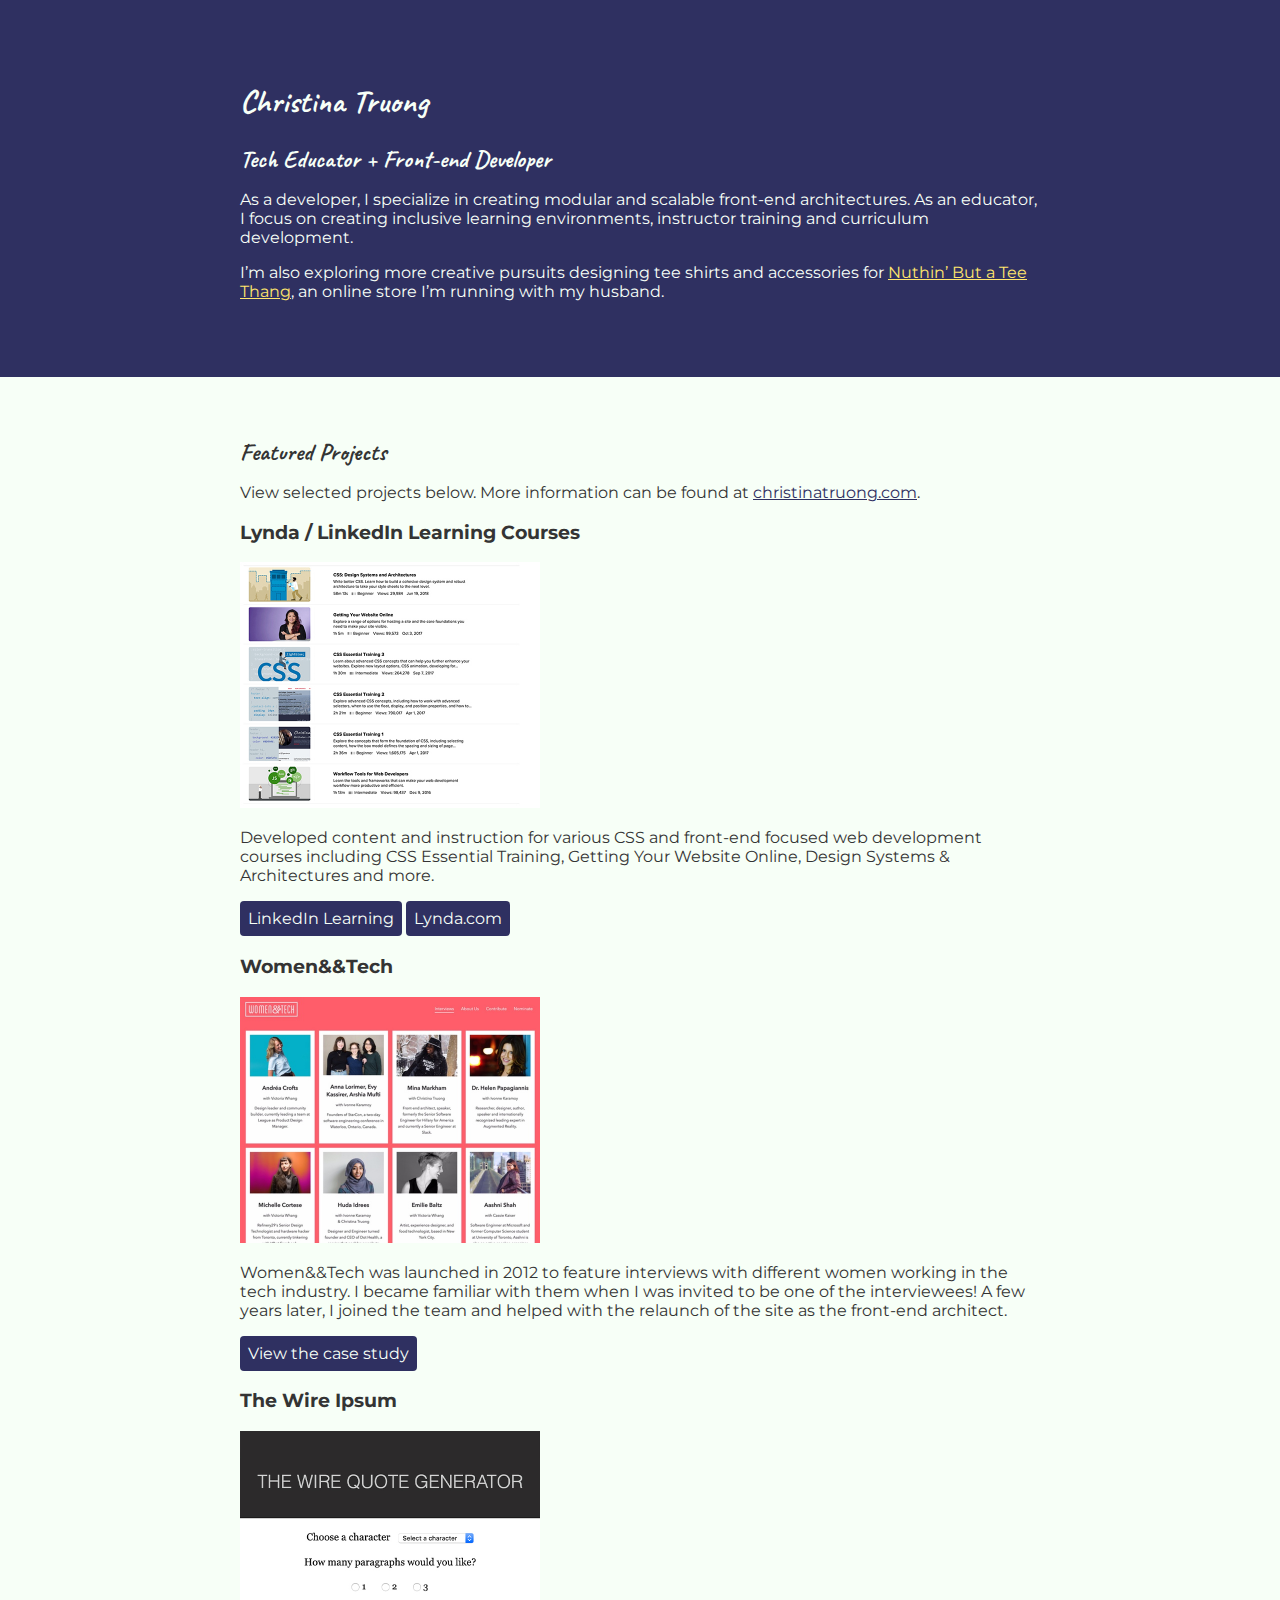
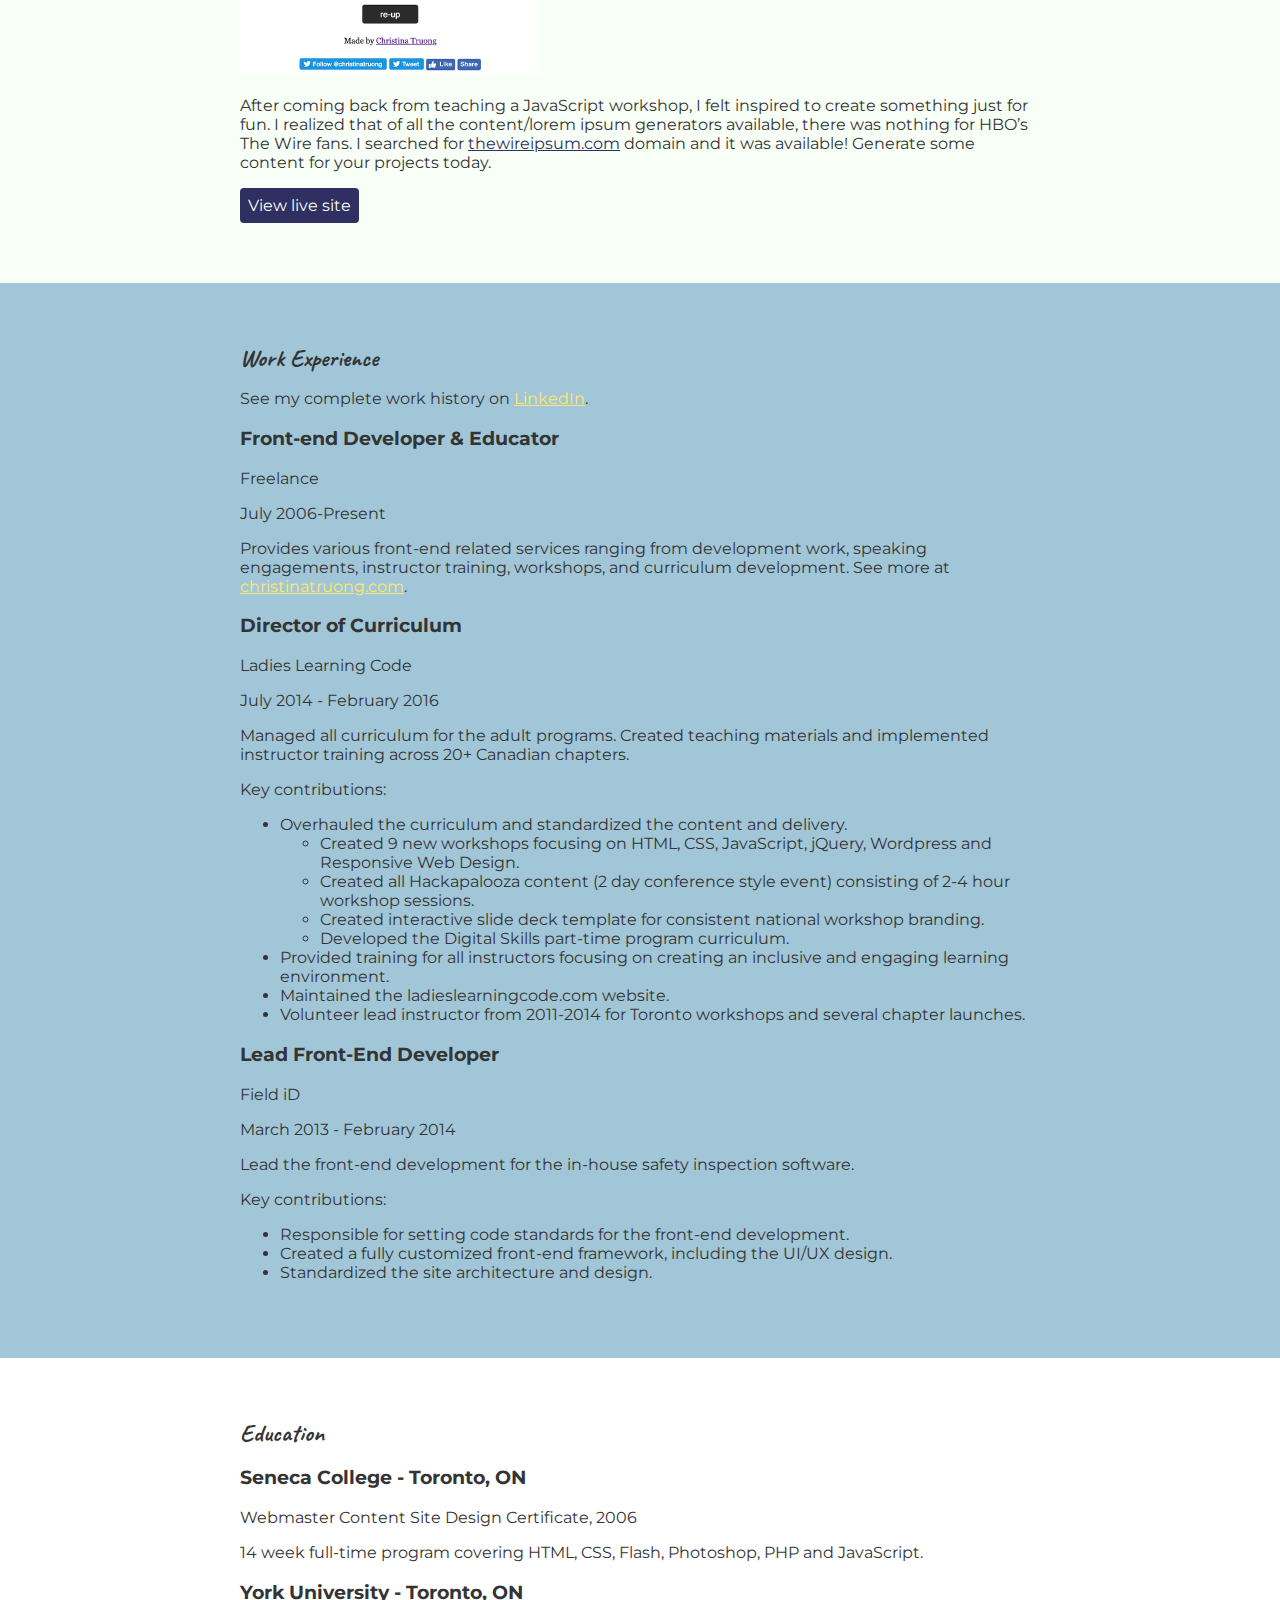
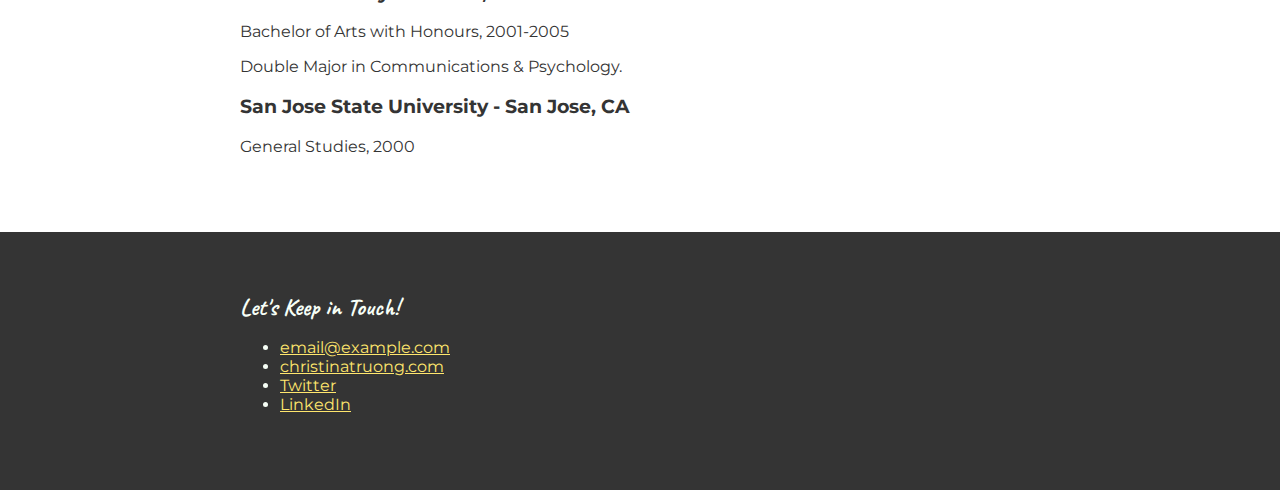
<file: Ex_Files_CSS_EssT/Exercise Files/Ch4/04_10/css-portfolio/index.html>
<!DOCTYPE html>
<html lang="en">
  <head>
    <meta charset="UTF-8">
    <meta name="viewport" content="width=device-width, initial-scale=1.0">
    <title>Christina Truong, Tech Educator + Front-end Developer</title>
    <link href="https://fonts.googleapis.com/css?family=Caveat|Montserrat:400,600&display=swap" rel="stylesheet"> 
    <link rel="stylesheet" href="css/styles.css">
  </head>
  <body>
    <main>
      <!-- ***************  ABOUT / PROFILE  **************** -->
      <header>
        <div class="content-wrap">
          <h1>Christina Truong</h1>
          <h2>Tech Educator + Front-end Developer</h2>

          <p>As a developer, I specialize in creating modular and scalable front-end architectures. As an educator, I focus on creating inclusive learning environments, instructor training and curriculum development.</p>
          <p>I’m also exploring more creative pursuits designing tee shirts and accessories for <a href="http://teethang.com" target="_blank">Nuthin’ But a Tee Thang</a>, an online store I’m running with my husband.</p>
        </div>
      </header>

      <!-- ************ PROJECTS / PORTFOLIO  ************** -->
      <section class="projects">
        <div class="content-wrap">
          <h2>Featured Projects</h2>
          <p>View selected projects below. More information can be found at <a href="http://christinatruong.com">christinatruong.com</a>.</p>

          <!-- Project 1 -->
          <section>
            <h3>Lynda / LinkedIn Learning Courses</h3>
            <img src="images/project-courses.jpg" alt="Lynda & LinkedIn Learning course list">
            <p>Developed content and instruction for various CSS and front-end focused web development courses including CSS Essential Training, Getting Your Website Online, Design Systems & Architectures and more.</p>
            <a class="btn" href="https://www.linkedin.com/learning/instructors/christina-truong?u=2125562" target="_blank">LinkedIn Learning</a>
            <a class="btn" href="https://www.lynda.com/Christina-Truong/7842227-1.html">Lynda.com</a>
          </section>

          <!-- Project 2 -->
          <section>
            <h3>Women&&Tech</h3>
            <img src="images/project-women-tech.jpg" alt="Women and Tech website">
            <p>Women&&Tech was launched in 2012 to feature interviews with different women working in the tech industry. I became familiar with them when I was invited to be one of the interviewees! A few years later, I joined the team and helped with the relaunch of the site as the front-end architect.</p>
            <a class="btn" href="http://christinatruong.com/projects/women-and-tech-redesign.html" target="_blank">View the case study</a>
          </section>

          <!-- Project 3 -->
          <section>
            <h3>The Wire Ipsum</h3>
            <img src="images/project-wire-ipsum.jpg" alt="The Wire Ipsum website">
            <p>After coming back from teaching a JavaScript workshop, I felt inspired to create something just for fun. I realized that of all the content/lorem ipsum generators available, there was nothing for HBO’s The Wire fans. I searched for <a href="http://thewireipsum.com" target="_blank">thewireipsum.com</a> domain and it was available! Generate some content for your projects today.</p>
            <a class="btn" href="http://thewireipsum.com" target="_blank">View live site</a>
          </section>
        </div>
      </section>

      <!-- ****************  WORK EXPERIENCE  ******************** -->
      <section class="work-experience">
        <div class="content-wrap">
          <h2>Work Experience</h2>
          <p>See my complete work history on <a href="https://www.linkedin.com/in/christinatruong/">LinkedIn</a>.</p>

          <!-- Job 1 -->
          <section>
            <h3>Front-end Developer & Educator</h3>
            <p>Freelance</p>
            <p>July 2006-Present</p>
            <p>Provides various front-end related services ranging from development work, speaking engagements, instructor training, workshops, and curriculum development. See more at  <a href="http://christinatruong.com">christinatruong.com</a>.</p>
          </section>

          <!-- Job 2 -->
          <section>
            <h3>Director of Curriculum</h3>
            <p>Ladies Learning Code</p>
            <p>July 2014 - February 2016</p>
            <p>Managed all curriculum for the adult programs. Created teaching materials and implemented instructor training across 20+ Canadian chapters.</p>
            <p>Key contributions:</p>
            <ul>
              <li>Overhauled the curriculum and standardized the content and delivery.
                <ul>
                  <li>Created 9 new workshops focusing on HTML, CSS, JavaScript, jQuery, Wordpress and Responsive Web Design.</li>
                  <li>Created all Hackapalooza content (2 day conference style event) consisting of 2-4 hour workshop sessions.</li>
                  <li>Created interactive slide deck template for consistent national workshop branding.</li>
                  <li>Developed the Digital Skills part-time program curriculum.</li>
                </ul>
              </li>
              <li>Provided training for all instructors focusing on creating an inclusive and engaging learning environment.</li>
              <li>Maintained the ladieslearningcode.com website.</li>
              <li>Volunteer lead instructor from 2011-2014 for Toronto workshops and several chapter launches.</li>
            </ul>
          </section>

          <!-- Job 3 -->
          <section>
            <h3>Lead Front-End Developer</h3>
            <p>Field iD</p>
            <p>March 2013 - February 2014</p>
            <p>Lead the front-end development for the in-house safety inspection software.</p>
            <p>Key contributions:</p>
            <ul>
              <li>Responsible for setting code standards for the front-end development.</li>
              <li>Created a fully customized front-end framework, including the UI/UX design.</li>
              <li>Standardized the site architecture and design.</li>
            </ul>
          </section>
        </div>
      </section>

      <!-- *************  EDUCATION & CERTIFICATIONS *********** -->
      <section class="education">
        <div class="content-wrap">
          <h2>Education</h2>

          <section>
            <h3>Seneca College - Toronto, ON</h3>
            <p>Webmaster Content Site Design Certificate, 2006</p>
            <p>14 week full-time program covering HTML, CSS, Flash, Photoshop, PHP and JavaScript.</p>
          </section>

          <section>
            <h3>York University - Toronto, ON</h3>
            <p>Bachelor of Arts with Honours, 2001-2005</p>
            <p>Double Major in Communications & Psychology.</p>
          </section>

          <section>
            <h3>San Jose State University - San Jose, CA</h3>
            <p>General Studies, 2000</p>
          </section>
        </div>
      </section>

      <!-- ************  CONTACT INFO / SOCIAL MEDIA  ************ -->
      <footer>
        <div class="content-wrap">
          <h2>Let's Keep in Touch!</h2>

          <!-- Social media and contact links. Add or remove any networks. -->
          <ul>
            <li><a href="mailto:email@example.com">email@example.com</a></li>
            <li><a href="http://christinatruong.com" target="_blank">christinatruong.com</a></li>
            <li><a href="http://twitter.com/christinatruong" target="_blank">Twitter</a></li>
            <li><a href="#" target="_blank">LinkedIn</a></li>
          </ul>
        </div>
      </footer>
    </main>
  </body>
</html>
</file>
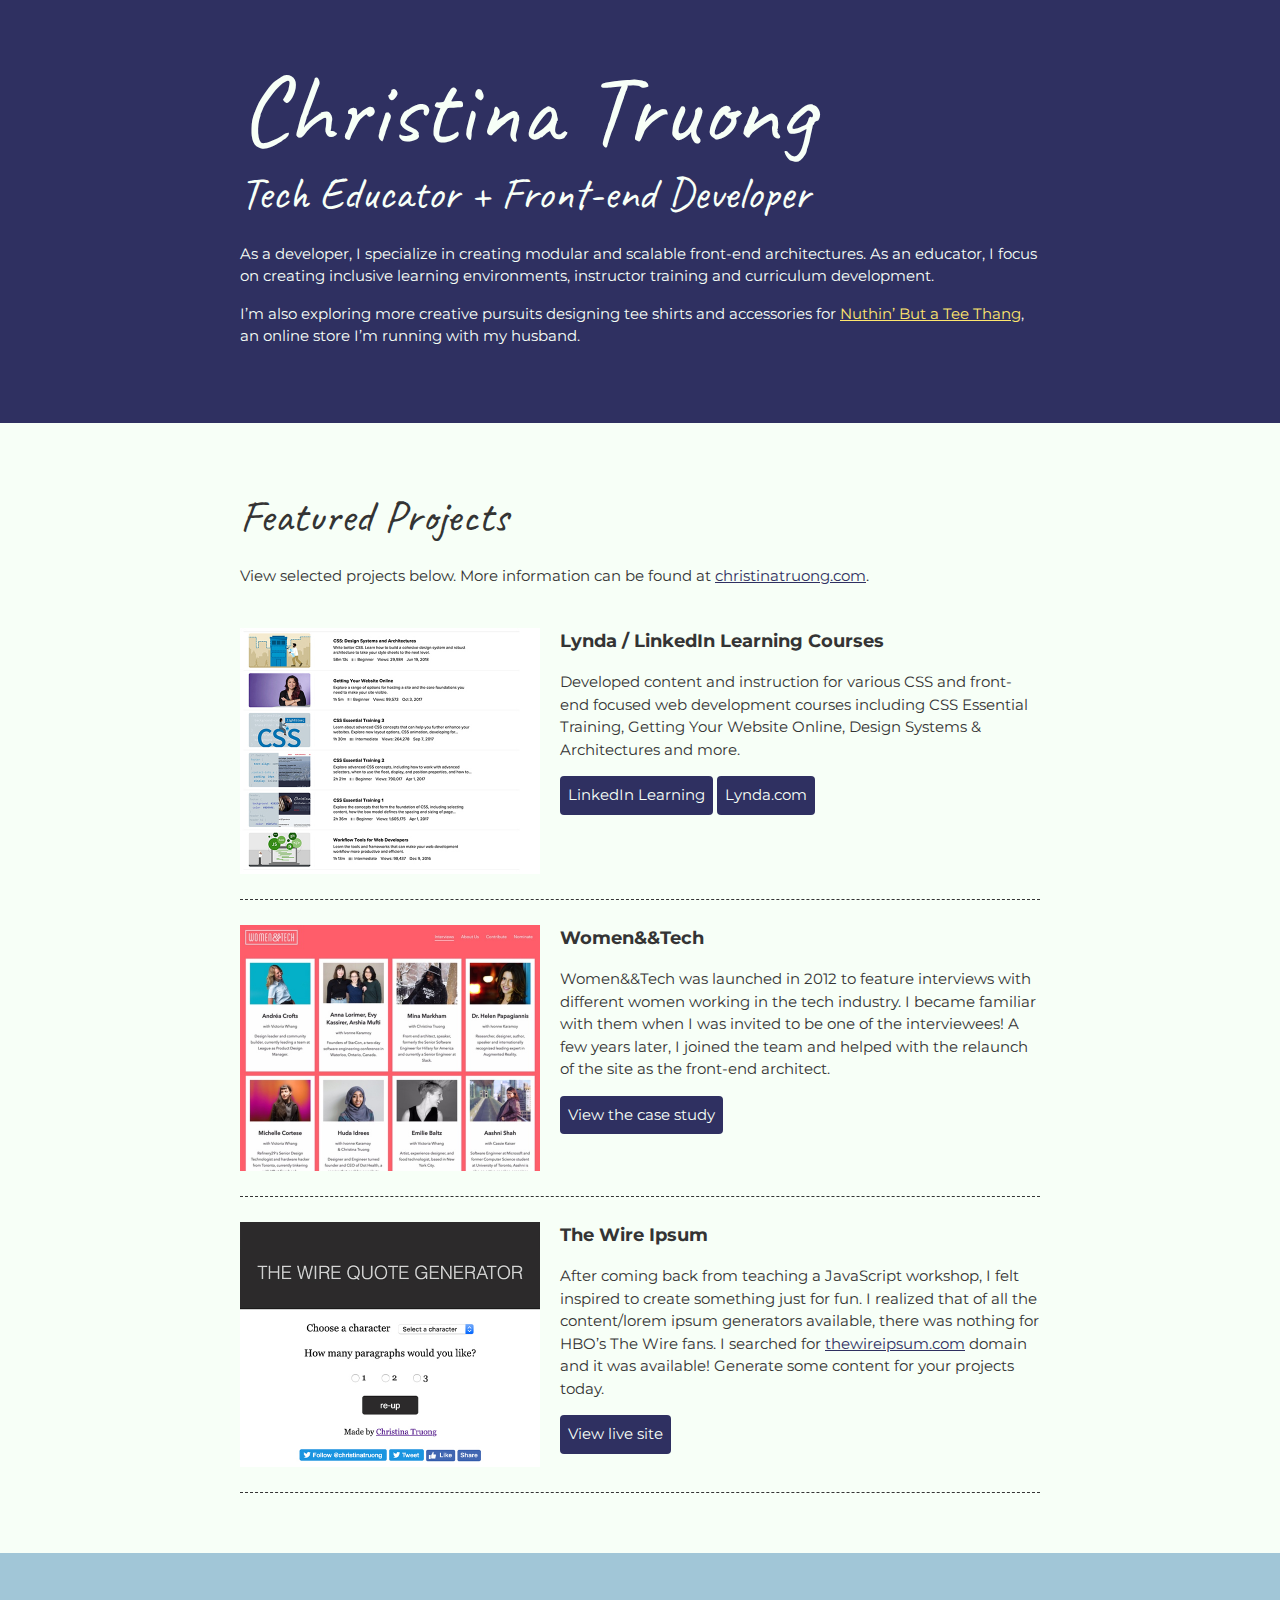
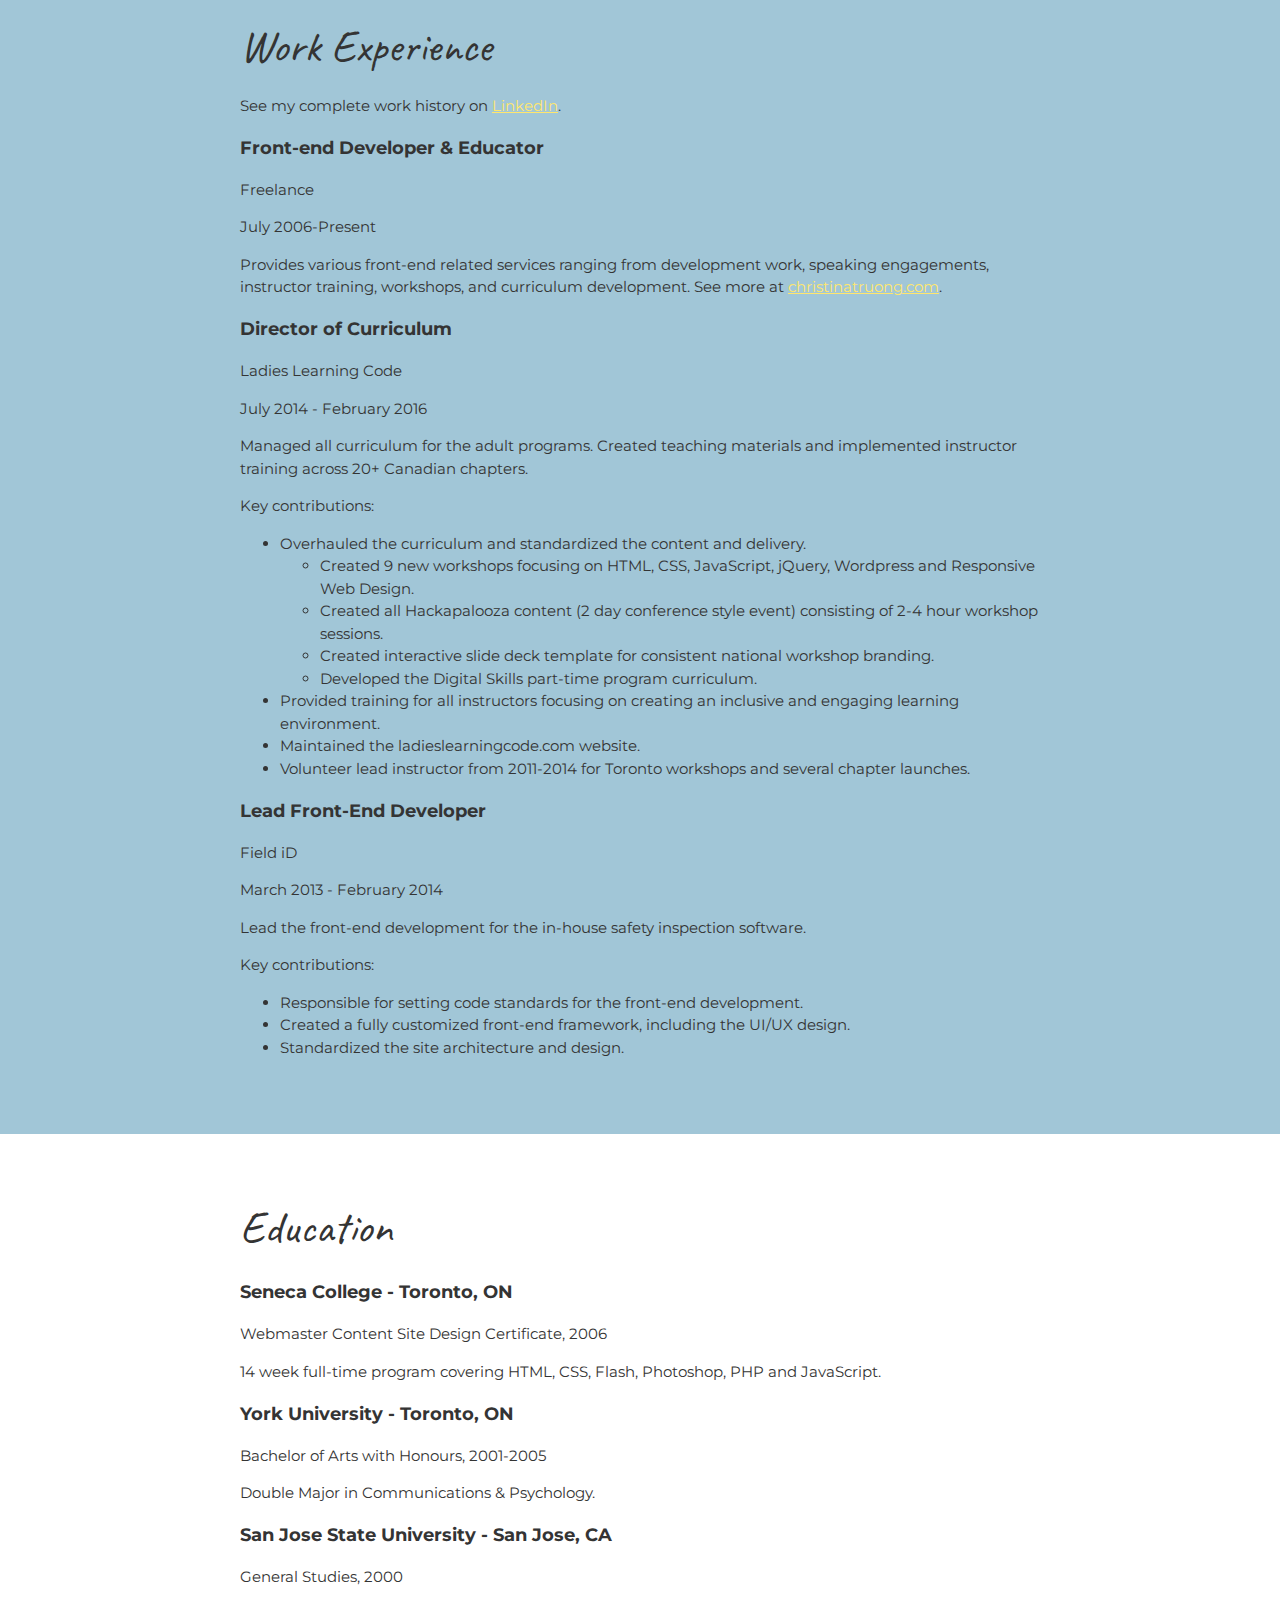
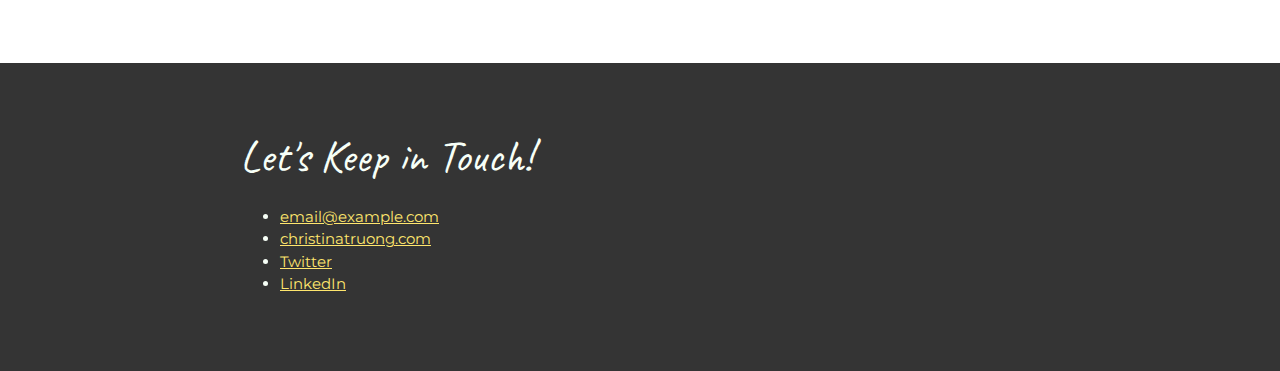
<file: Ex_Files_CSS_EssT/Exercise Files/Ch6/06_07/css-portfolio/index.html>
<!DOCTYPE html>
<html lang="en">
  <head>
    <meta charset="UTF-8">
    <meta name="viewport" content="width=device-width, initial-scale=1.0">
    <title>Christina Truong, Tech Educator + Front-end Developer</title>
    <link href="https://fonts.googleapis.com/css?family=Caveat|Montserrat:400,600&display=swap" rel="stylesheet">
    <link rel="stylesheet" href="css/styles.css">
  </head>
  <body>
    <main>
      <!-- ***************  ABOUT / PROFILE  **************** -->
      <header>
        <div class="content-wrap">
          <h1>Christina Truong</h1>
          <h2>Tech Educator + Front-end Developer</h2>

          <p>As a developer, I specialize in creating modular and scalable front-end architectures. As an educator, I focus on creating inclusive learning environments, instructor training and curriculum development.</p>
          <p>I’m also exploring more creative pursuits designing tee shirts and accessories for <a href="http://teethang.com" target="_blank">Nuthin’ But a Tee Thang</a>, an online store I’m running with my husband.</p>
        </div>
      </header>

      <!-- ************ PROJECTS / PORTFOLIO  ************** -->
      <section class="projects">
        <div class="content-wrap">
          <h2>Featured Projects</h2>
          <p>View selected projects below. More information can be found at <a href="http://christinatruong.com">christinatruong.com</a>.</p>

          <!-- Project 1 -->
          <section class="project-item">
            <img src="images/project-courses.jpg" alt="Lynda & LinkedIn Learning course list">
            <h3>Lynda / LinkedIn Learning Courses</h3>
            <p>Developed content and instruction for various CSS and front-end focused web development courses including CSS Essential Training, Getting Your Website Online, Design Systems & Architectures and more.</p>
            <a class="btn" href="https://www.linkedin.com/learning/instructors/christina-truong?u=2125562" target="_blank">LinkedIn Learning</a>
            <a class="btn" href="https://www.lynda.com/Christina-Truong/7842227-1.html">Lynda.com</a>
          </section>

          <!-- Project 2 -->
          <section class="project-item">
            <img src="images/project-women-tech.jpg" alt="Women and Tech website">
            <h3>Women&&Tech</h3>
            <p>Women&&Tech was launched in 2012 to feature interviews with different women working in the tech industry. I became familiar with them when I was invited to be one of the interviewees! A few years later, I joined the team and helped with the relaunch of the site as the front-end architect.</p>
            <a class="btn" href="http://christinatruong.com/projects/women-and-tech-redesign.html" target="_blank">View the case study</a>
          </section>

          <!-- Project 3 -->
          <section class="project-item">
            <img src="images/project-wire-ipsum.jpg" alt="The Wire Ipsum website">
            <h3>The Wire Ipsum</h3>
            <p>After coming back from teaching a JavaScript workshop, I felt inspired to create something just for fun. I realized that of all the content/lorem ipsum generators available, there was nothing for HBO’s The Wire fans. I searched for <a href="http://thewireipsum.com" target="_blank">thewireipsum.com</a> domain and it was available! Generate some content for your projects today.</p>
            <a class="btn" href="http://thewireipsum.com" target="_blank">View live site</a>
          </section>
        </div>
      </section>

      <!-- ****************  WORK EXPERIENCE  ******************** -->
      <section class="work-experience">
        <div class="content-wrap">
          <h2>Work Experience</h2>
          <p>See my complete work history on <a href="https://www.linkedin.com/in/christinatruong/">LinkedIn</a>.</p>

          <!-- Job 1 -->
          <section>
            <h3>Front-end Developer & Educator</h3>
            <p>Freelance</p>
            <p>July 2006-Present</p>
            <p>Provides various front-end related services ranging from development work, speaking engagements, instructor training, workshops, and curriculum development. See more at  <a href="http://christinatruong.com">christinatruong.com</a>.</p>
          </section>

          <!-- Job 2 -->
          <section>
            <h3>Director of Curriculum</h3>
            <p>Ladies Learning Code</p>
            <p>July 2014 - February 2016</p>
            <p>Managed all curriculum for the adult programs. Created teaching materials and implemented instructor training across 20+ Canadian chapters.</p>
            <p>Key contributions:</p>
            <ul>
              <li>Overhauled the curriculum and standardized the content and delivery.
                <ul>
                  <li>Created 9 new workshops focusing on HTML, CSS, JavaScript, jQuery, Wordpress and Responsive Web Design.</li>
                  <li>Created all Hackapalooza content (2 day conference style event) consisting of 2-4 hour workshop sessions.</li>
                  <li>Created interactive slide deck template for consistent national workshop branding.</li>
                  <li>Developed the Digital Skills part-time program curriculum.</li>
                </ul>
              </li>
              <li>Provided training for all instructors focusing on creating an inclusive and engaging learning environment.</li>
              <li>Maintained the ladieslearningcode.com website.</li>
              <li>Volunteer lead instructor from 2011-2014 for Toronto workshops and several chapter launches.</li>
            </ul>
          </section>

          <!-- Job 3 -->
          <section>
            <h3>Lead Front-End Developer</h3>
            <p>Field iD</p>
            <p>March 2013 - February 2014</p>
            <p>Lead the front-end development for the in-house safety inspection software.</p>
            <p>Key contributions:</p>
            <ul>
              <li>Responsible for setting code standards for the front-end development.</li>
              <li>Created a fully customized front-end framework, including the UI/UX design.</li>
              <li>Standardized the site architecture and design.</li>
            </ul>
          </section>
        </div>
      </section>

      <!-- *************  EDUCATION & CERTIFICATIONS *********** -->
      <section class="education">
        <div class="content-wrap">
          <h2>Education</h2>

          <section>
            <h3>Seneca College - Toronto, ON</h3>
            <p>Webmaster Content Site Design Certificate, 2006</p>
            <p>14 week full-time program covering HTML, CSS, Flash, Photoshop, PHP and JavaScript.</p>
          </section>

          <section>
            <h3>York University - Toronto, ON</h3>
            <p>Bachelor of Arts with Honours, 2001-2005</p>
            <p>Double Major in Communications & Psychology.</p>
          </section>

          <section>
            <h3>San Jose State University - San Jose, CA</h3>
            <p>General Studies, 2000</p>
          </section>
        </div>
      </section>

      <!-- ************  CONTACT INFO / SOCIAL MEDIA  ************ -->
      <footer>
        <div class="content-wrap">
          <h2>Let's Keep in Touch!</h2>

          <!-- Social media and contact links. Add or remove any networks. -->
          <ul>
            <li><a href="mailto:email@example.com">email@example.com</a></li>
            <li><a href="http://christinatruong.com" target="_blank">christinatruong.com</a></li>
            <li><a href="http://twitter.com/christinatruong" target="_blank">Twitter</a></li>
            <li><a href="#" target="_blank">LinkedIn</a></li>
          </ul>
        </div>
      </footer>
    </main>
  </body>
</html>
</file>
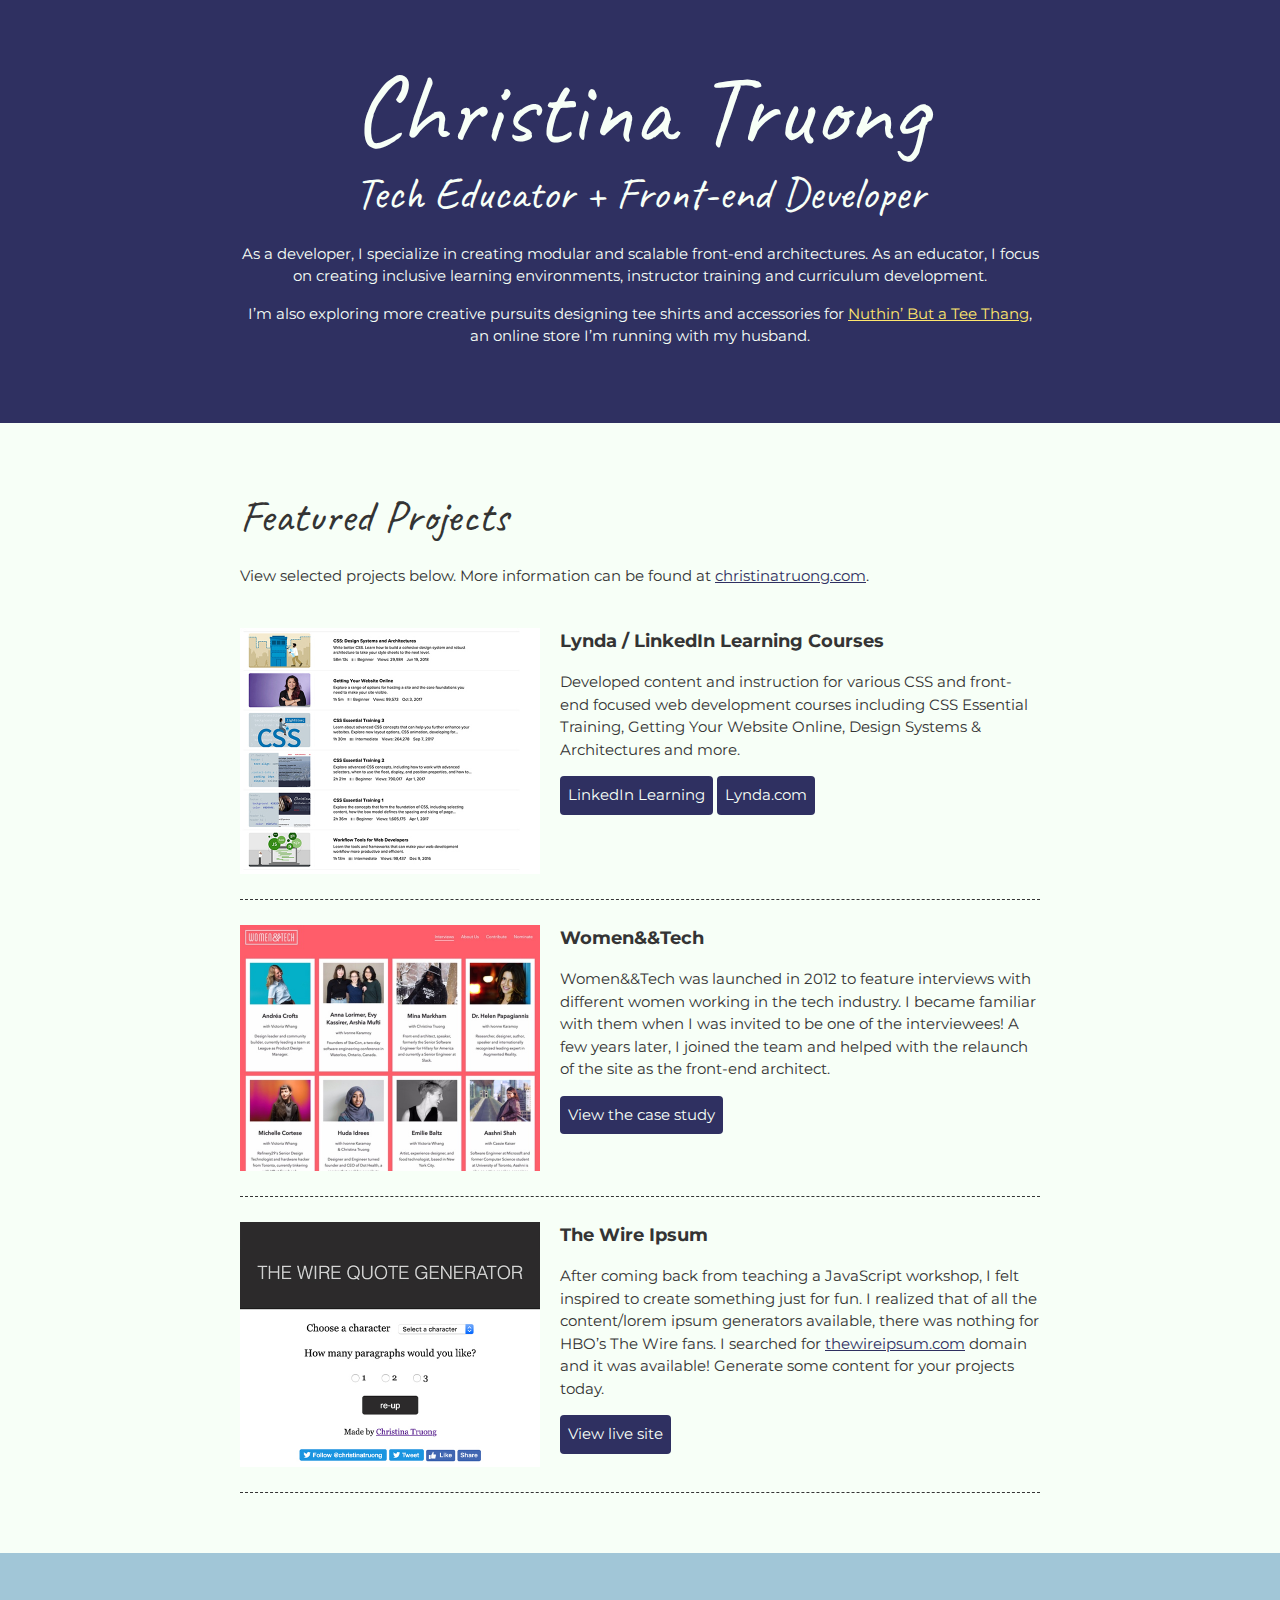
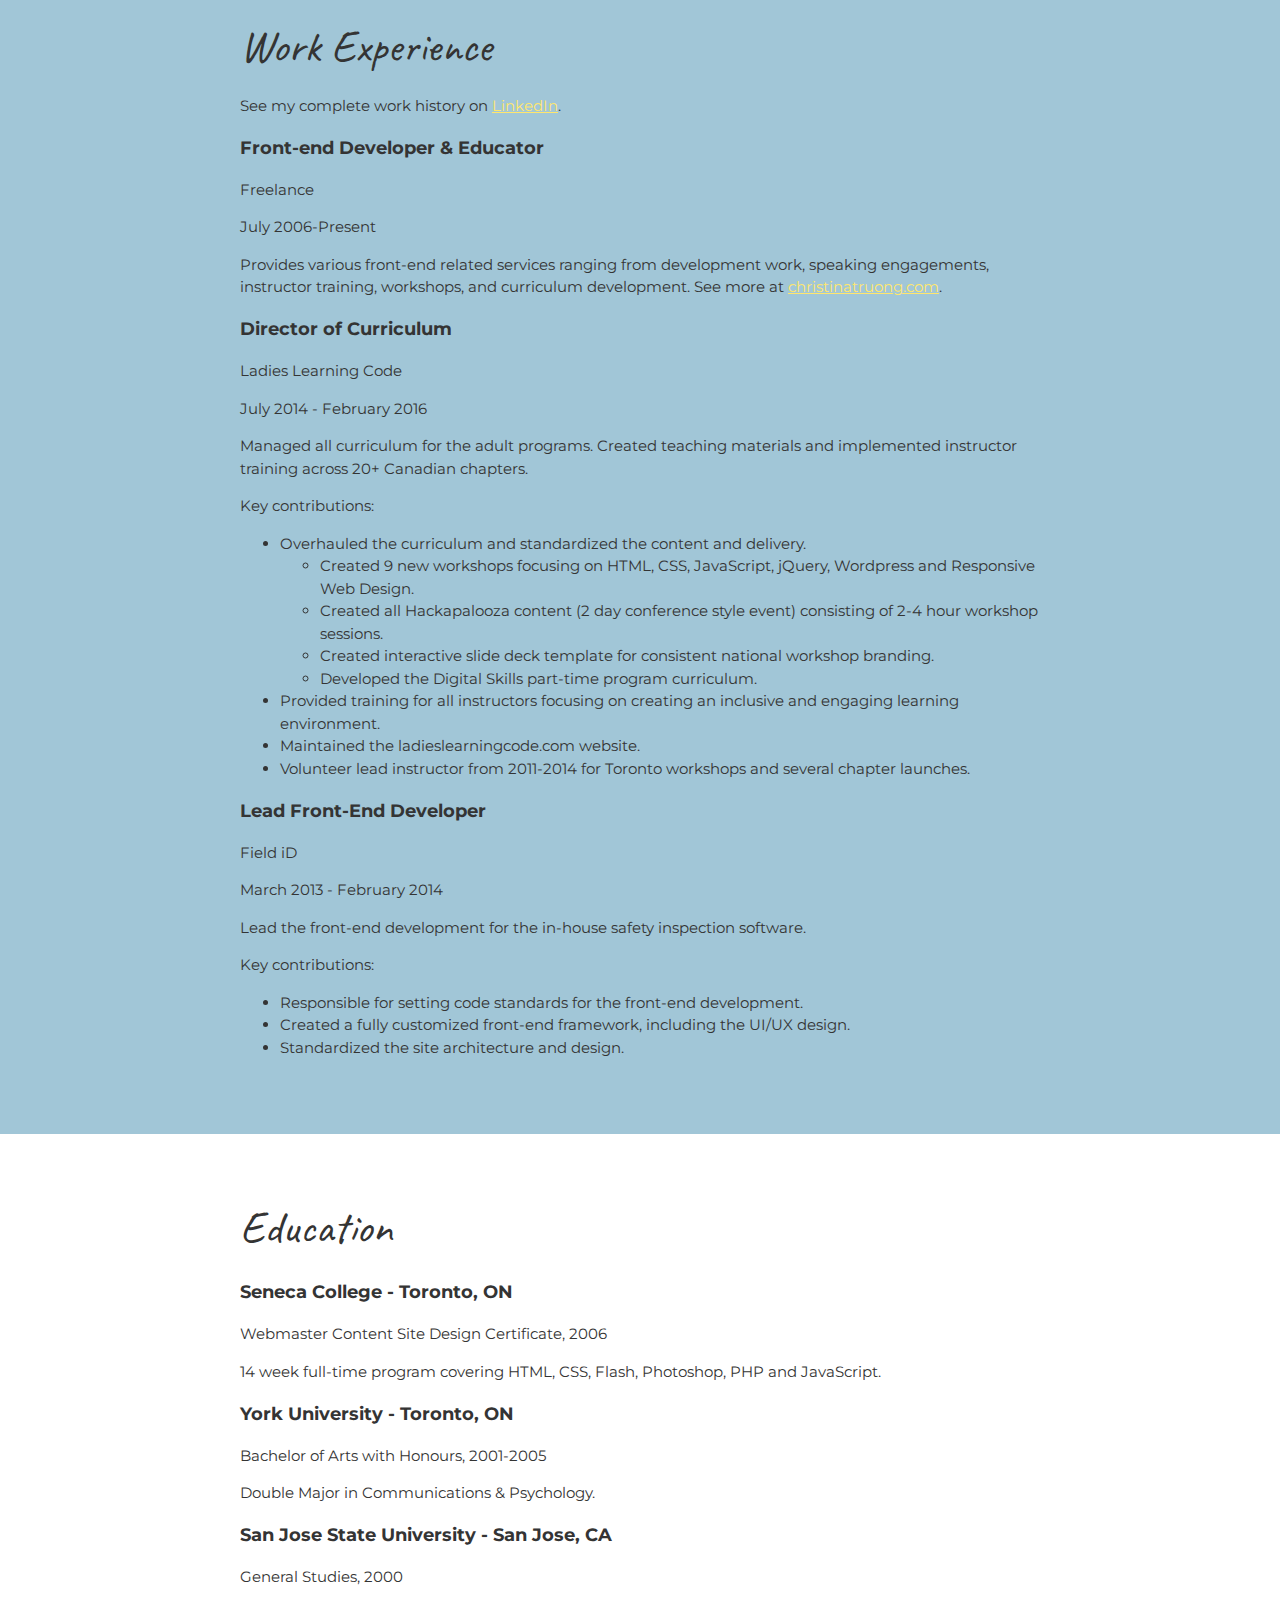
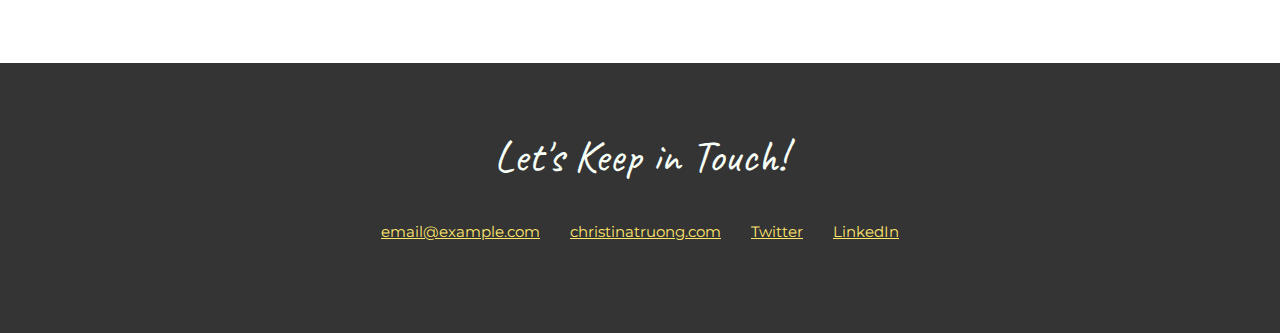
<file: Ex_Files_CSS_EssT/Exercise Files/Ch6/06_12/css-portfolio/index.html>
<!DOCTYPE html>
<html lang="en">
  <head>
    <meta charset="UTF-8">
    <meta name="viewport" content="width=device-width, initial-scale=1.0">
    <title>Christina Truong, Tech Educator + Front-end Developer</title>
    <link href="https://fonts.googleapis.com/css?family=Caveat|Montserrat:400,600&display=swap" rel="stylesheet">
    <link rel="stylesheet" href="css/styles.css">
  </head>
  <body>
    <main>
      <!-- ***************  ABOUT / PROFILE  **************** -->
      <header>
        <div class="content-wrap">
          <h1>Christina Truong</h1>
          <h2>Tech Educator + Front-end Developer</h2>

          <p>As a developer, I specialize in creating modular and scalable front-end architectures. As an educator, I focus on creating inclusive learning environments, instructor training and curriculum development.</p>
          <p>I’m also exploring more creative pursuits designing tee shirts and accessories for <a href="http://teethang.com" target="_blank">Nuthin’ But a Tee Thang</a>, an online store I’m running with my husband.</p>
        </div>
      </header>

      <!-- ************ PROJECTS / PORTFOLIO  ************** -->
      <section class="projects">
        <div class="content-wrap">
          <h2>Featured Projects</h2>
          <p>View selected projects below. More information can be found at <a href="http://christinatruong.com">christinatruong.com</a>.</p>

          <!-- Project 1 -->
          <section class="project-item">
            <img src="images/project-courses.jpg" alt="Lynda & LinkedIn Learning course list">
            <h3>Lynda / LinkedIn Learning Courses</h3>
            <p>Developed content and instruction for various CSS and front-end focused web development courses including CSS Essential Training, Getting Your Website Online, Design Systems & Architectures and more.</p>
            <a class="btn" href="https://www.linkedin.com/learning/instructors/christina-truong?u=2125562" target="_blank">LinkedIn Learning</a>
            <a class="btn" href="https://www.lynda.com/Christina-Truong/7842227-1.html">Lynda.com</a>
          </section>

          <!-- Project 2 -->
          <section class="project-item">
            <img src="images/project-women-tech.jpg" alt="Women and Tech website">
            <h3>Women&&Tech</h3>
            <p>Women&&Tech was launched in 2012 to feature interviews with different women working in the tech industry. I became familiar with them when I was invited to be one of the interviewees! A few years later, I joined the team and helped with the relaunch of the site as the front-end architect.</p>
            <a class="btn" href="http://christinatruong.com/projects/women-and-tech-redesign.html" target="_blank">View the case study</a>
          </section>

          <!-- Project 3 -->
          <section class="project-item">
            <img src="images/project-wire-ipsum.jpg" alt="The Wire Ipsum website">
            <h3>The Wire Ipsum</h3>
            <p>After coming back from teaching a JavaScript workshop, I felt inspired to create something just for fun. I realized that of all the content/lorem ipsum generators available, there was nothing for HBO’s The Wire fans. I searched for <a href="http://thewireipsum.com" target="_blank">thewireipsum.com</a> domain and it was available! Generate some content for your projects today.</p>
            <a class="btn" href="http://thewireipsum.com" target="_blank">View live site</a>
          </section>
        </div>
      </section>

      <!-- ****************  WORK EXPERIENCE  ******************** -->
      <section class="work-experience">
        <div class="content-wrap">
          <h2>Work Experience</h2>
          <p>See my complete work history on <a href="https://www.linkedin.com/in/christinatruong/">LinkedIn</a>.</p>

          <!-- Job 1 -->
          <section>
            <h3>Front-end Developer & Educator</h3>
            <p>Freelance</p>
            <p>July 2006-Present</p>
            <p>Provides various front-end related services ranging from development work, speaking engagements, instructor training, workshops, and curriculum development. See more at  <a href="http://christinatruong.com">christinatruong.com</a>.</p>
          </section>

          <!-- Job 2 -->
          <section>
            <h3>Director of Curriculum</h3>
            <p>Ladies Learning Code</p>
            <p>July 2014 - February 2016</p>
            <p>Managed all curriculum for the adult programs. Created teaching materials and implemented instructor training across 20+ Canadian chapters.</p>
            <p>Key contributions:</p>
            <ul>
              <li>Overhauled the curriculum and standardized the content and delivery.
                <ul>
                  <li>Created 9 new workshops focusing on HTML, CSS, JavaScript, jQuery, Wordpress and Responsive Web Design.</li>
                  <li>Created all Hackapalooza content (2 day conference style event) consisting of 2-4 hour workshop sessions.</li>
                  <li>Created interactive slide deck template for consistent national workshop branding.</li>
                  <li>Developed the Digital Skills part-time program curriculum.</li>
                </ul>
              </li>
              <li>Provided training for all instructors focusing on creating an inclusive and engaging learning environment.</li>
              <li>Maintained the ladieslearningcode.com website.</li>
              <li>Volunteer lead instructor from 2011-2014 for Toronto workshops and several chapter launches.</li>
            </ul>
          </section>

          <!-- Job 3 -->
          <section>
            <h3>Lead Front-End Developer</h3>
            <p>Field iD</p>
            <p>March 2013 - February 2014</p>
            <p>Lead the front-end development for the in-house safety inspection software.</p>
            <p>Key contributions:</p>
            <ul>
              <li>Responsible for setting code standards for the front-end development.</li>
              <li>Created a fully customized front-end framework, including the UI/UX design.</li>
              <li>Standardized the site architecture and design.</li>
            </ul>
          </section>
        </div>
      </section>

      <!-- *************  EDUCATION & CERTIFICATIONS *********** -->
      <section class="education">
        <div class="content-wrap">
          <h2>Education</h2>

          <section>
            <h3>Seneca College - Toronto, ON</h3>
            <p>Webmaster Content Site Design Certificate, 2006</p>
            <p>14 week full-time program covering HTML, CSS, Flash, Photoshop, PHP and JavaScript.</p>
          </section>

          <section>
            <h3>York University - Toronto, ON</h3>
            <p>Bachelor of Arts with Honours, 2001-2005</p>
            <p>Double Major in Communications & Psychology.</p>
          </section>

          <section>
            <h3>San Jose State University - San Jose, CA</h3>
            <p>General Studies, 2000</p>
          </section>
        </div>
      </section>

      <!-- ************  CONTACT INFO / SOCIAL MEDIA  ************ -->
      <footer>
        <div class="content-wrap">
          <h2>Let's Keep in Touch!</h2>

          <!-- Social media and contact links. Add or remove any networks. -->
          <ul class="contact-list">
            <li><a href="mailto:email@example.com">email@example.com</a></li>
            <li><a href="http://christinatruong.com" target="_blank">christinatruong.com</a></li>
            <li><a href="http://twitter.com/christinatruong" target="_blank">Twitter</a></li>
            <li><a href="#" target="_blank">LinkedIn</a></li>
          </ul>
        </div>
      </footer>
    </main>
  </body>
</html>
</file>
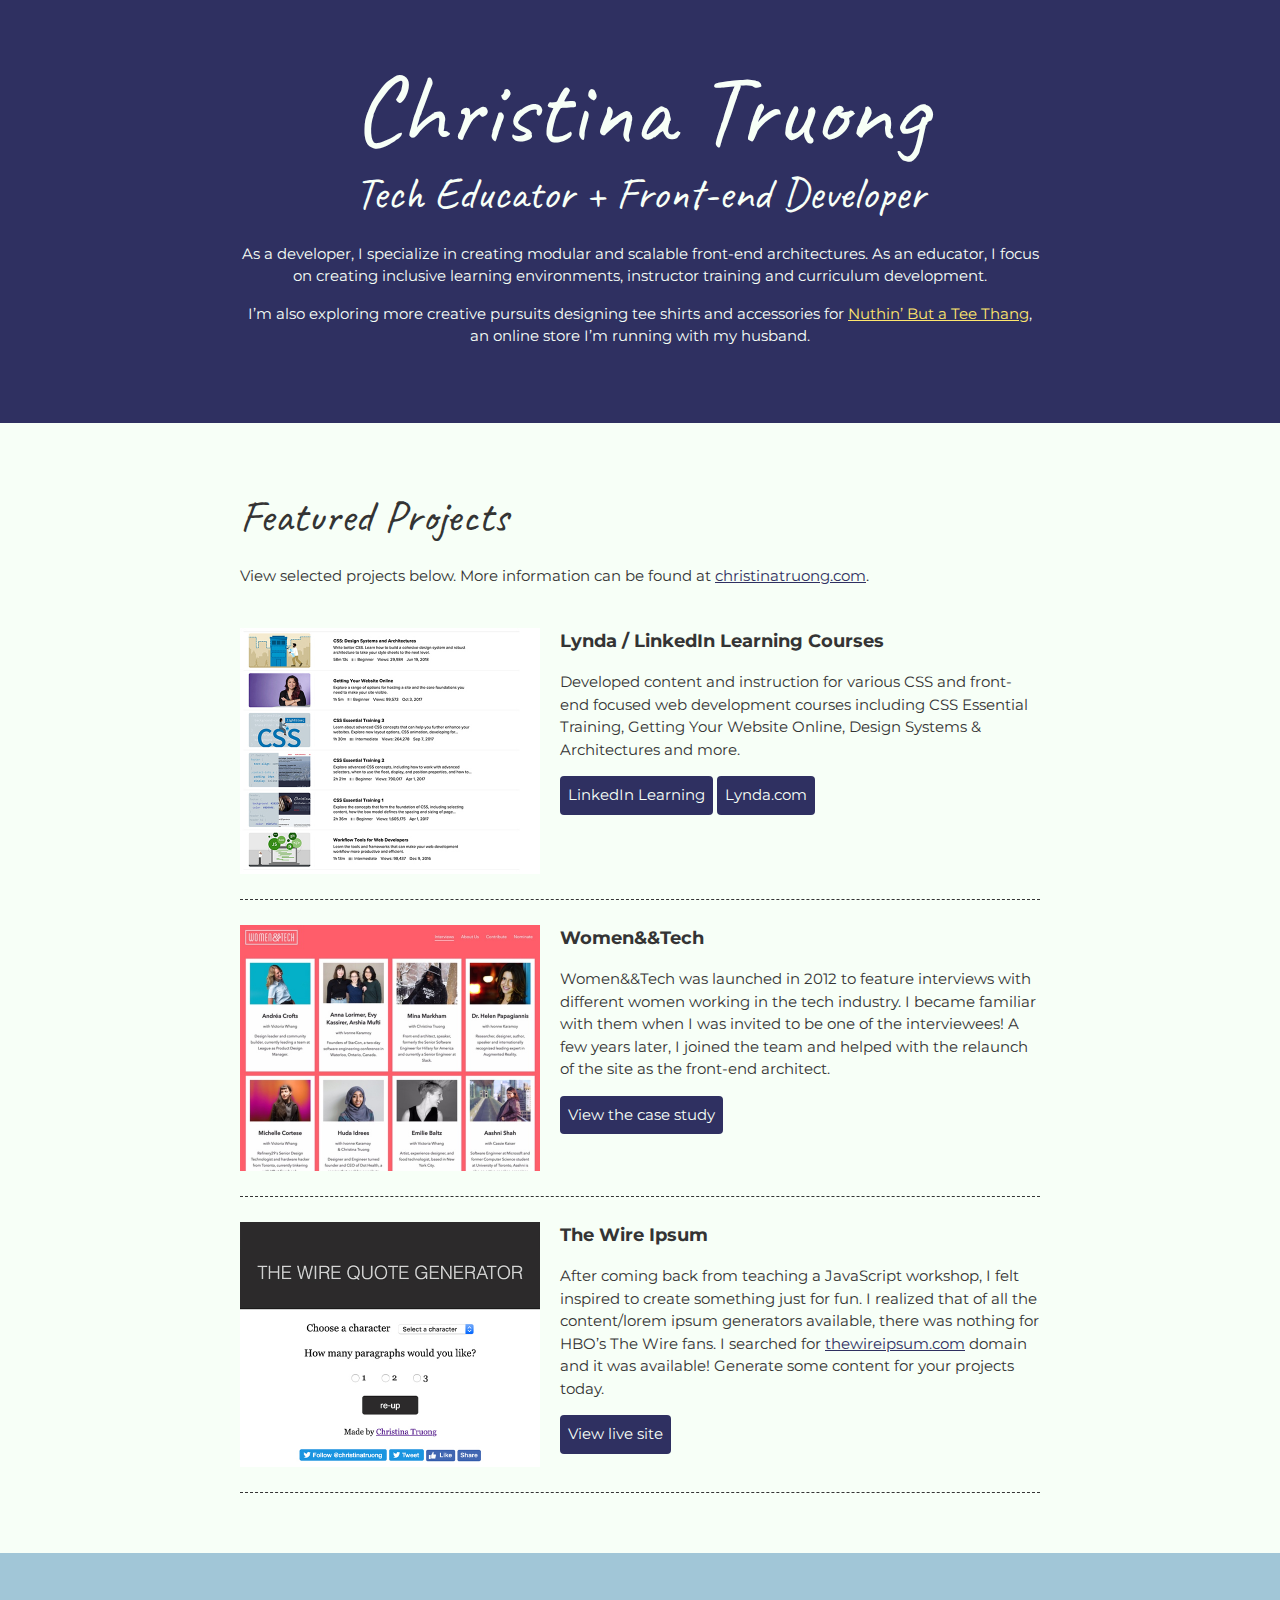
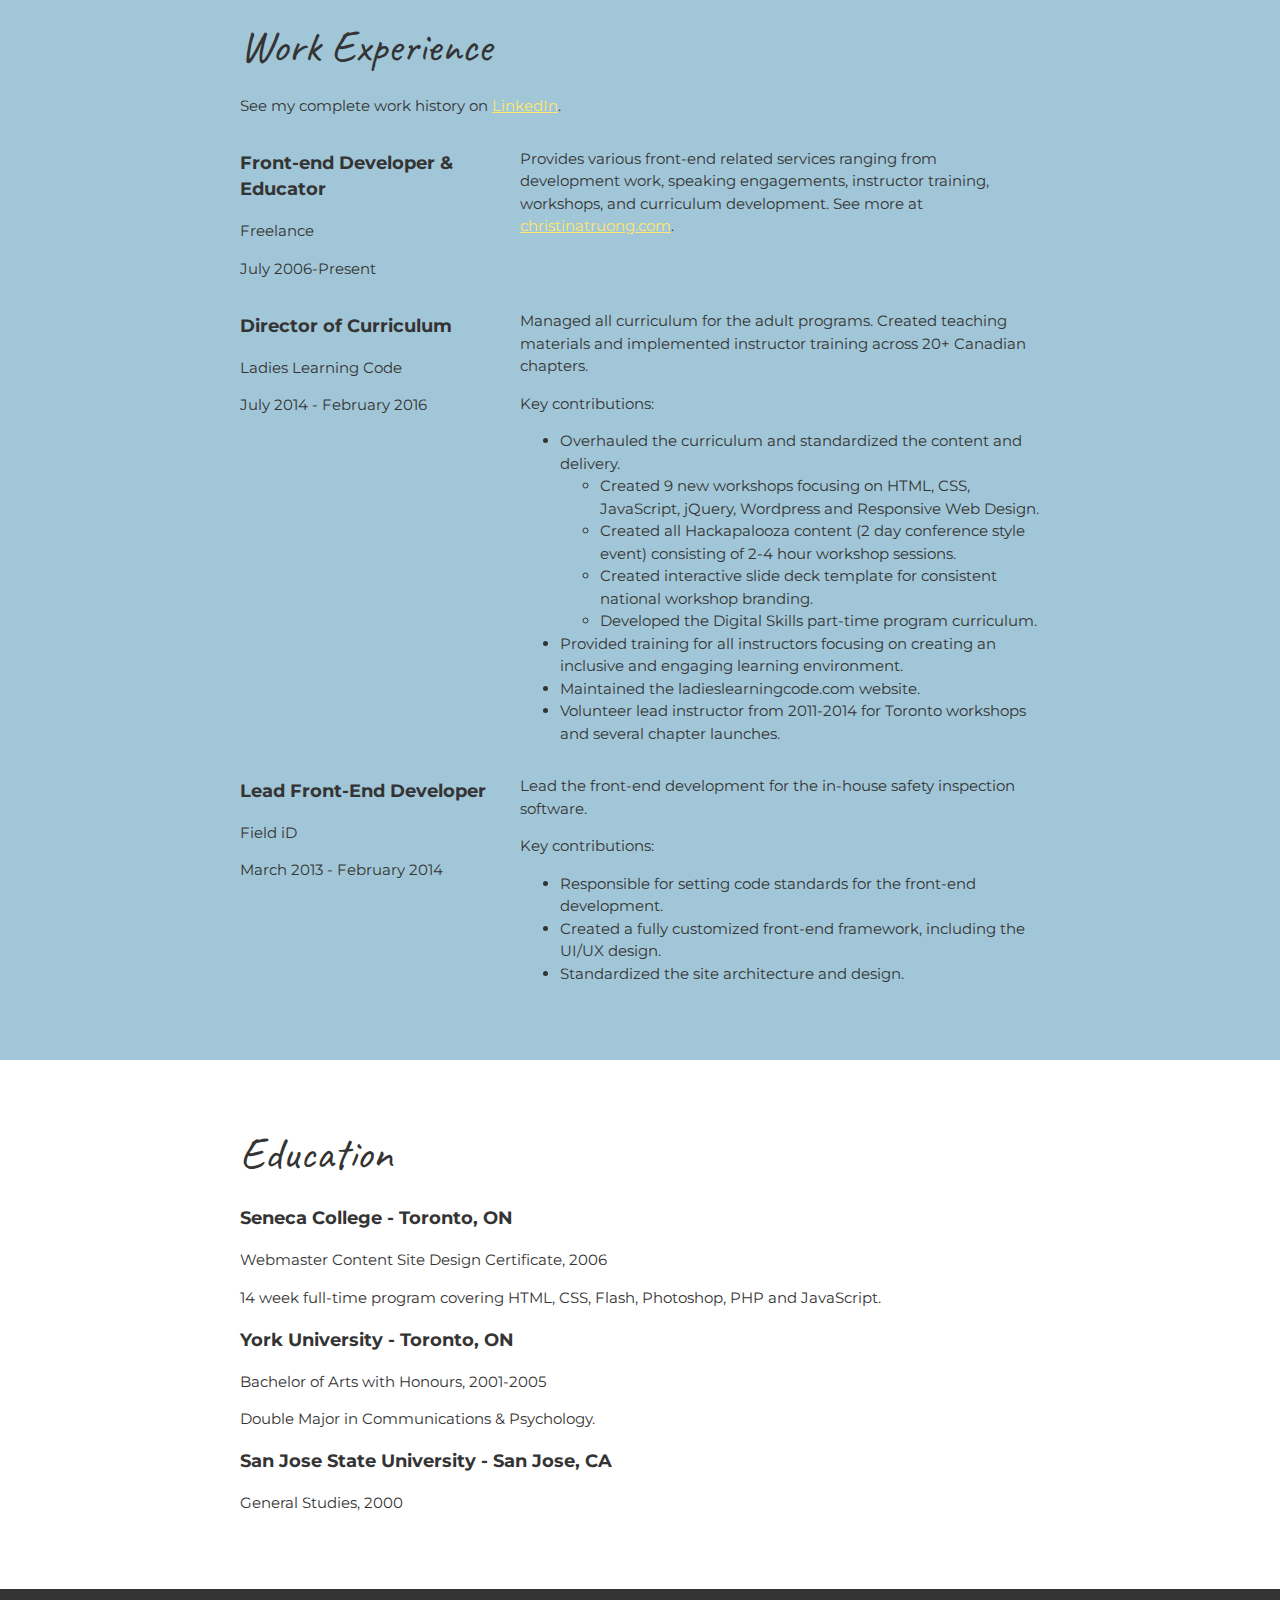
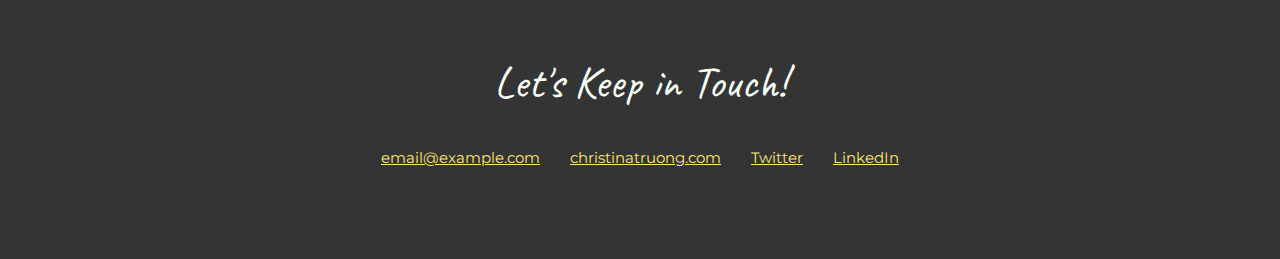
<file: Ex_Files_CSS_EssT/Exercise Files/Ch7/07_03/css-portfolio/index.html>
<!DOCTYPE html>
<html lang="en">
  <head>
    <meta charset="UTF-8">
    <meta name="viewport" content="width=device-width, initial-scale=1.0">
    <title>Christina Truong, Tech Educator + Front-end Developer</title>
    <link href="https://fonts.googleapis.com/css?family=Caveat|Montserrat:400,600&display=swap" rel="stylesheet">
    <link rel="stylesheet" href="css/styles.css">
  </head>
  <body>
    <main>
      <!-- ***************  ABOUT / PROFILE  **************** -->
      <header>
        <div class="content-wrap">
          <h1>Christina Truong</h1>
          <h2>Tech Educator + Front-end Developer</h2>

          <p>As a developer, I specialize in creating modular and scalable front-end architectures. As an educator, I focus on creating inclusive learning environments, instructor training and curriculum development.</p>
          <p>I’m also exploring more creative pursuits designing tee shirts and accessories for <a href="http://teethang.com" target="_blank">Nuthin’ But a Tee Thang</a>, an online store I’m running with my husband.</p>
        </div>
      </header>

      <!-- ************ PROJECTS / PORTFOLIO  ************** -->
      <section class="projects">
        <div class="content-wrap">
          <h2>Featured Projects</h2>
          <p>View selected projects below. More information can be found at <a href="http://christinatruong.com">christinatruong.com</a>.</p>

          <!-- Project 1 -->
          <section class="project-item">
            <img src="images/project-courses.jpg" alt="Lynda & LinkedIn Learning course list">
            <h3>Lynda / LinkedIn Learning Courses</h3>
            <p>Developed content and instruction for various CSS and front-end focused web development courses including CSS Essential Training, Getting Your Website Online, Design Systems & Architectures and more.</p>
            <a class="btn" href="https://www.linkedin.com/learning/instructors/christina-truong?u=2125562" target="_blank">LinkedIn Learning</a>
            <a class="btn" href="https://www.lynda.com/Christina-Truong/7842227-1.html">Lynda.com</a>
          </section>

          <!-- Project 2 -->
          <section class="project-item">
            <img src="images/project-women-tech.jpg" alt="Women and Tech website">
            <h3>Women&&Tech</h3>
            <p>Women&&Tech was launched in 2012 to feature interviews with different women working in the tech industry. I became familiar with them when I was invited to be one of the interviewees! A few years later, I joined the team and helped with the relaunch of the site as the front-end architect.</p>
            <a class="btn" href="http://christinatruong.com/projects/women-and-tech-redesign.html" target="_blank">View the case study</a>
          </section>

          <!-- Project 3 -->
          <section class="project-item">
            <img src="images/project-wire-ipsum.jpg" alt="The Wire Ipsum website">
            <h3>The Wire Ipsum</h3>
            <p>After coming back from teaching a JavaScript workshop, I felt inspired to create something just for fun. I realized that of all the content/lorem ipsum generators available, there was nothing for HBO’s The Wire fans. I searched for <a href="http://thewireipsum.com" target="_blank">thewireipsum.com</a> domain and it was available! Generate some content for your projects today.</p>
            <a class="btn" href="http://thewireipsum.com" target="_blank">View live site</a>
          </section>
        </div>
      </section>

      <!-- ****************  WORK EXPERIENCE  ******************** -->
      <section class="work-experience">
        <div class="content-wrap">
          <h2>Work Experience</h2>
          <p>See my complete work history on <a href="https://www.linkedin.com/in/christinatruong/">LinkedIn</a>.</p>

          <!-- Job 1 -->
          <section class="job-item">
            <div class="job-details">
              <h3>Front-end Developer & Educator</h3>
              <p>Freelance</p>
              <p>July 2006-Present</p>
            </div>
            <div class="job-summary">
              <p>Provides various front-end related services ranging from development work, speaking engagements, instructor training, workshops, and curriculum development. See more at  <a href="http://christinatruong.com">christinatruong.com</a>.</p>
            </div>
          </section>

          <!-- Job 2 -->
          <section class="job-item">
            <div class="job-details">
              <h3>Director of Curriculum</h3>
              <p>Ladies Learning Code</p>
              <p>July 2014 - February 2016</p>
            </div>
            <div class="job-summary">
              <p>Managed all curriculum for the adult programs. Created teaching materials and implemented instructor training across 20+ Canadian chapters.</p>
              <p>Key contributions:</p>
              <ul>
                <li>Overhauled the curriculum and standardized the content and delivery.
                  <ul>
                    <li>Created 9 new workshops focusing on HTML, CSS, JavaScript, jQuery, Wordpress and Responsive Web Design.</li>
                    <li>Created all Hackapalooza content (2 day conference style event) consisting of 2-4 hour workshop sessions.</li>
                    <li>Created interactive slide deck template for consistent national workshop branding.</li>
                    <li>Developed the Digital Skills part-time program curriculum.</li>
                  </ul>
                </li>
                <li>Provided training for all instructors focusing on creating an inclusive and engaging learning environment.</li>
                <li>Maintained the ladieslearningcode.com website.</li>
                <li>Volunteer lead instructor from 2011-2014 for Toronto workshops and several chapter launches.</li>
              </ul>
            </div>
          </section>

          <!-- Job 3 -->
          <section class="job-item">
            <div class="job-details">
              <h3>Lead Front-End Developer</h3>
              <p>Field iD</p>
              <p>March 2013 - February 2014</p>
            </div>
            <div class="job-summary">
              <p>Lead the front-end development for the in-house safety inspection software.</p>
              <p>Key contributions:</p>
              <ul>
                <li>Responsible for setting code standards for the front-end development.</li>
                <li>Created a fully customized front-end framework, including the UI/UX design.</li>
                <li>Standardized the site architecture and design.</li>
              </ul>
            </div>
          </section>
        </div>
      </section>

      <!-- *************  EDUCATION & CERTIFICATIONS *********** -->
      <section class="education">
        <div class="content-wrap">
          <h2>Education</h2>

          <section>
            <h3>Seneca College - Toronto, ON</h3>
            <p>Webmaster Content Site Design Certificate, 2006</p>
            <p>14 week full-time program covering HTML, CSS, Flash, Photoshop, PHP and JavaScript.</p>
          </section>

          <section>
            <h3>York University - Toronto, ON</h3>
            <p>Bachelor of Arts with Honours, 2001-2005</p>
            <p>Double Major in Communications & Psychology.</p>
          </section>

          <section>
            <h3>San Jose State University - San Jose, CA</h3>
            <p>General Studies, 2000</p>
          </section>
        </div>
      </section>

      <!-- ************  CONTACT INFO / SOCIAL MEDIA  ************ -->
      <footer>
        <div class="content-wrap">
          <h2>Let's Keep in Touch!</h2>

          <!-- Social media and contact links. Add or remove any networks. -->
          <ul class="contact-list">
            <li><a href="mailto:email@example.com">email@example.com</a></li>
            <li><a href="http://christinatruong.com" target="_blank">christinatruong.com</a></li>
            <li><a href="http://twitter.com/christinatruong" target="_blank">Twitter</a></li>
            <li><a href="#" target="_blank">LinkedIn</a></li>
          </ul>
        </div>
      </footer>
    </main>
  </body>
</html>
</file>
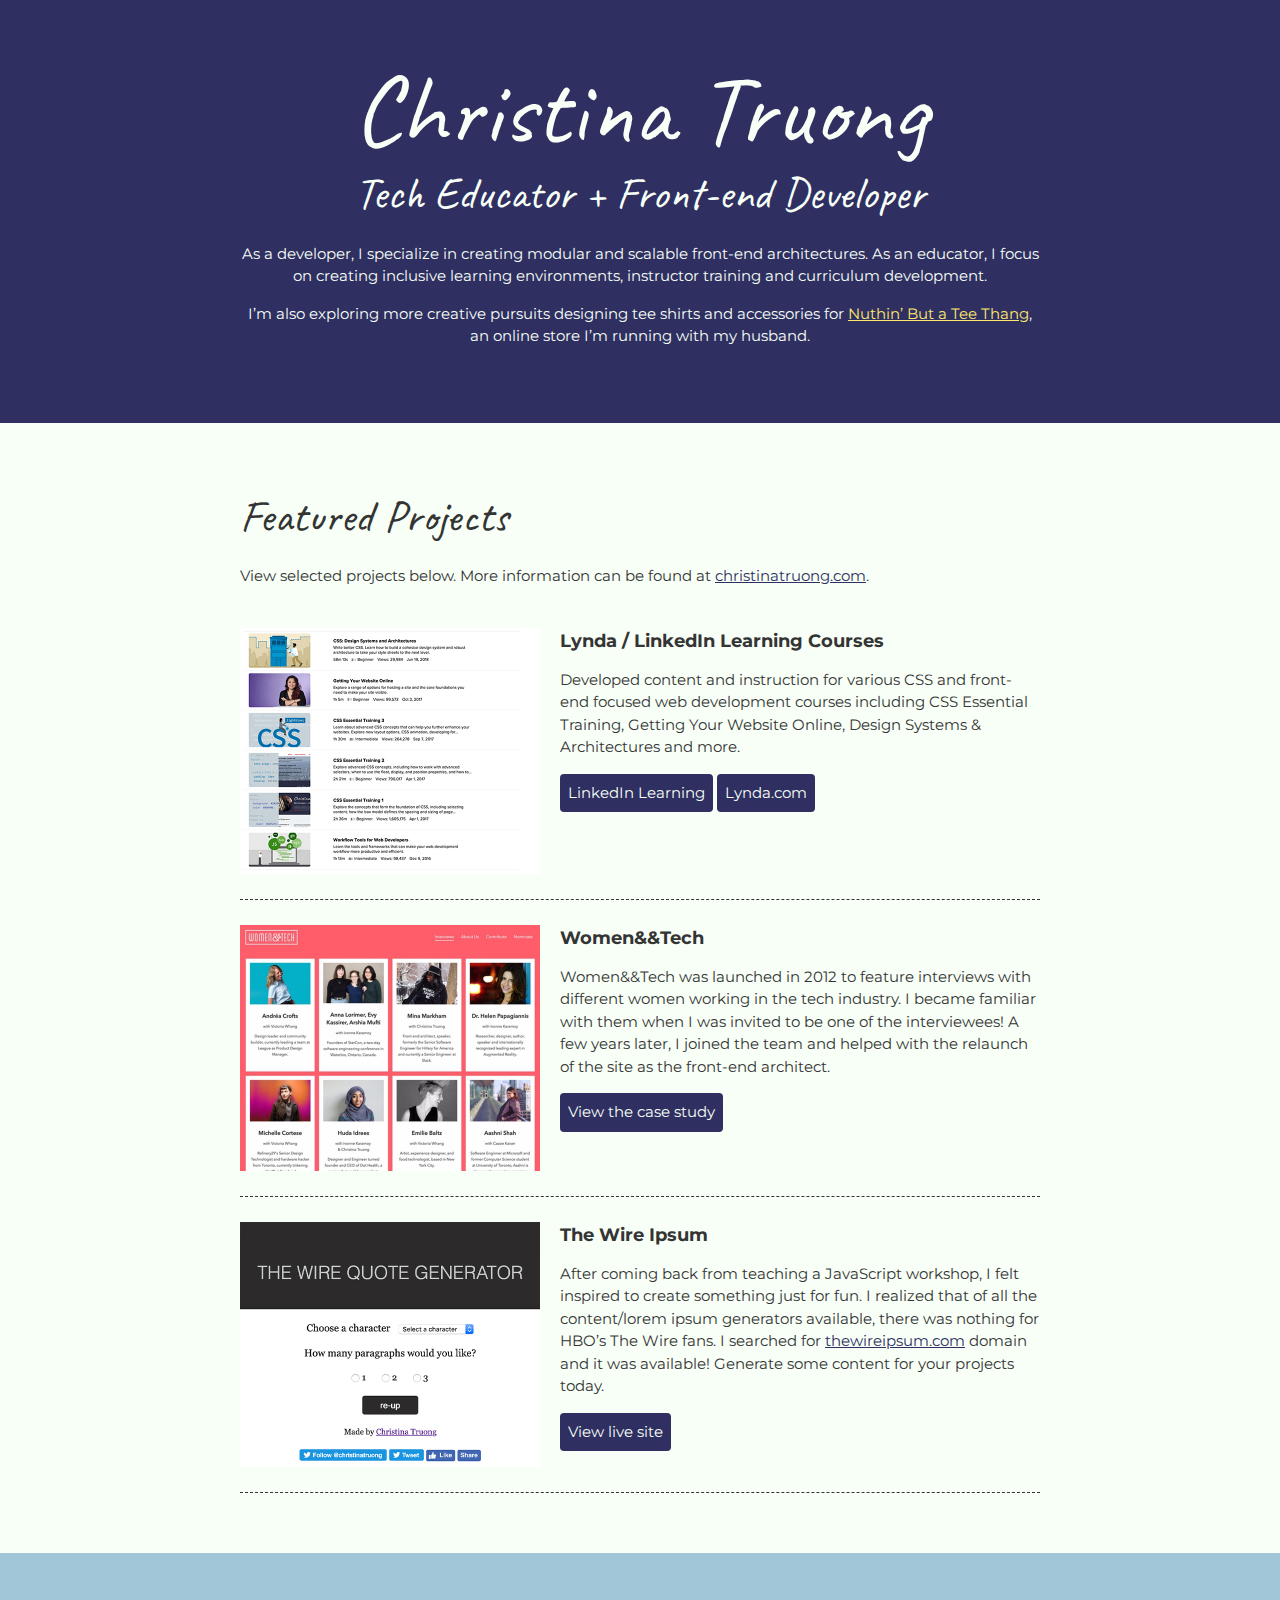
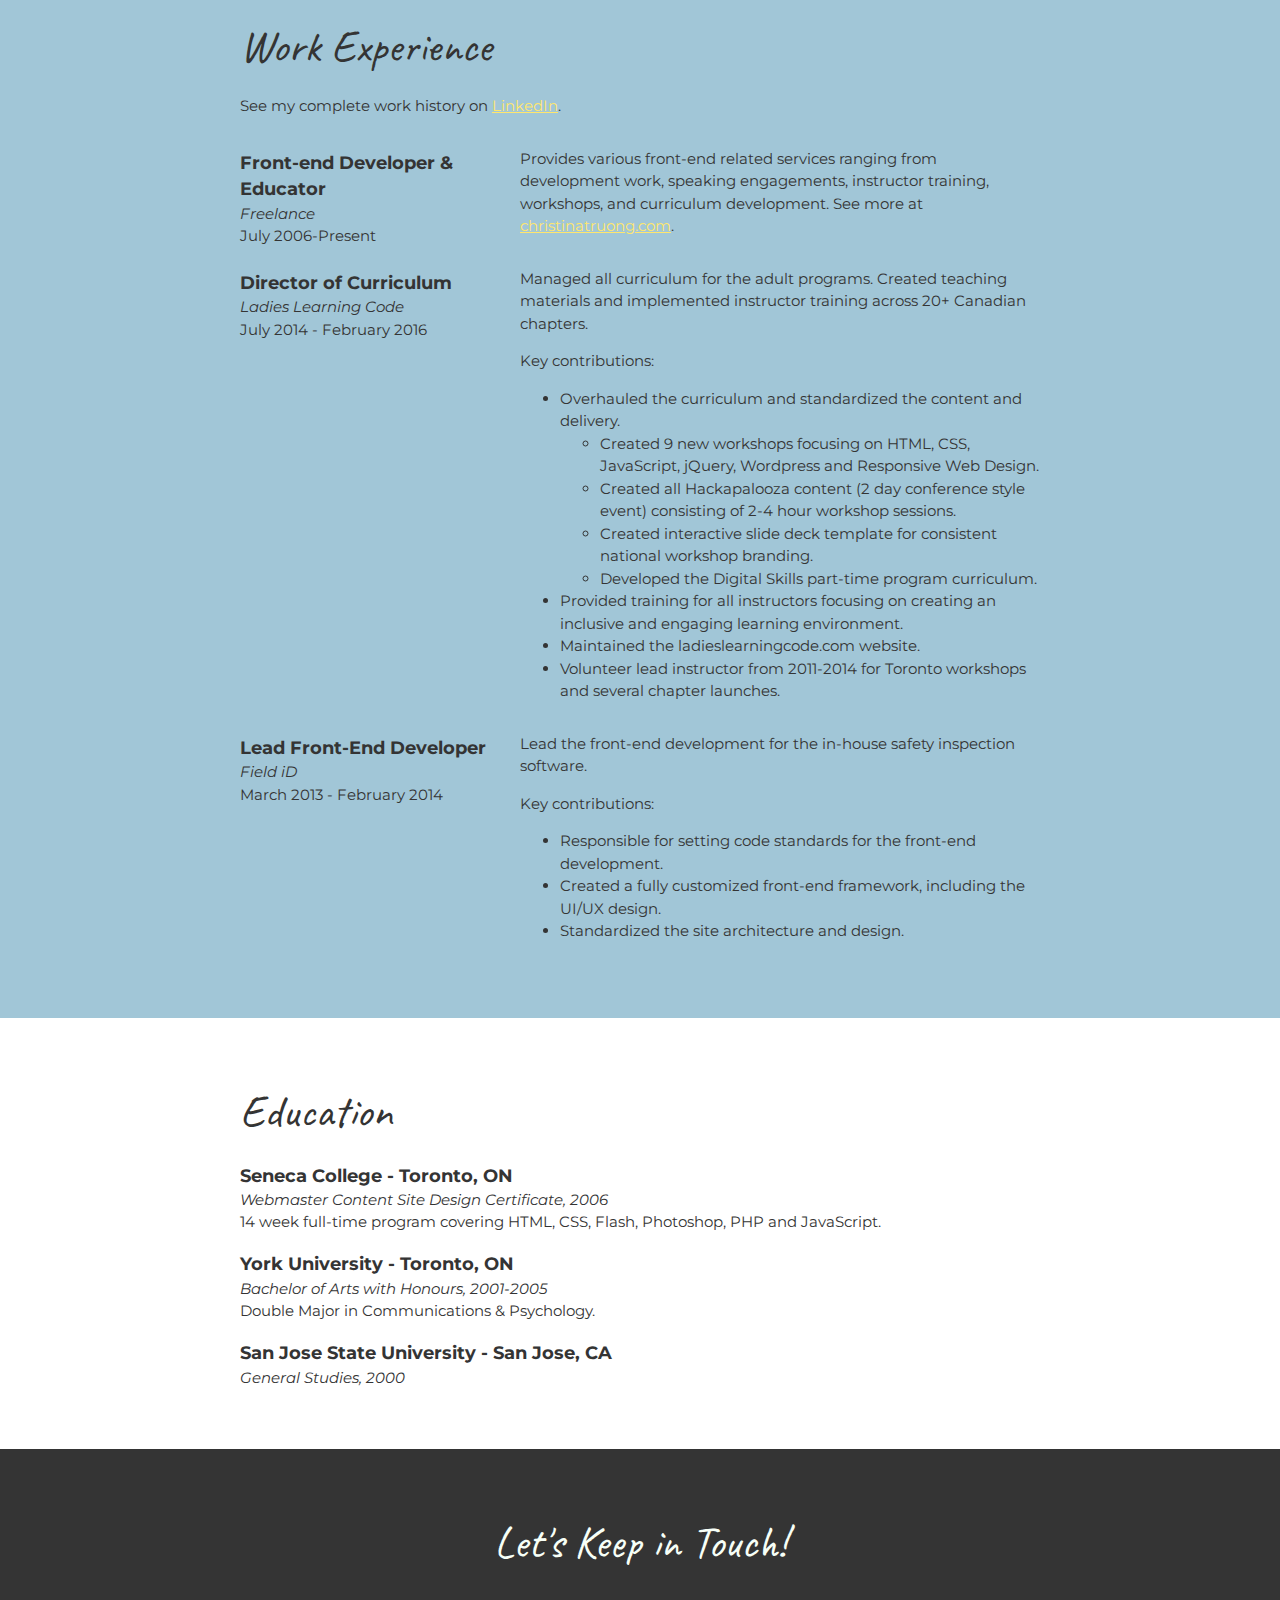
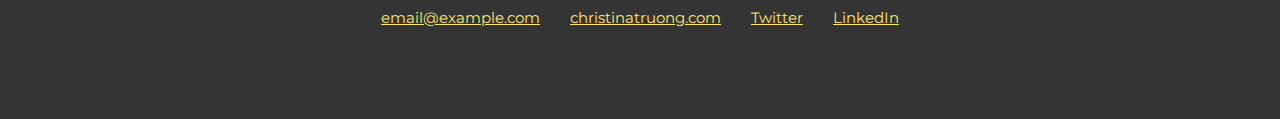
<file: Ex_Files_CSS_EssT/Exercise Files/Ch7/07_05/css-portfolio/index.html>
<!DOCTYPE html>
<html lang="en">
  <head>
    <meta charset="UTF-8">
    <meta name="viewport" content="width=device-width, initial-scale=1.0">
    <title>Christina Truong, Tech Educator + Front-end Developer</title>
    <link href="https://fonts.googleapis.com/css?family=Caveat|Montserrat:400,600&display=swap" rel="stylesheet">
    <link rel="stylesheet" href="css/styles.css">
  </head>
  <body>
    <main>
      <!-- ***************  ABOUT / PROFILE  **************** -->
      <header>
        <div class="content-wrap">
          <h1>Christina Truong</h1>
          <h2>Tech Educator + Front-end Developer</h2>

          <p>As a developer, I specialize in creating modular and scalable front-end architectures. As an educator, I focus on creating inclusive learning environments, instructor training and curriculum development.</p>
          <p>I’m also exploring more creative pursuits designing tee shirts and accessories for <a href="http://teethang.com" target="_blank">Nuthin’ But a Tee Thang</a>, an online store I’m running with my husband.</p>
        </div>
      </header>

      <!-- ************ PROJECTS / PORTFOLIO  ************** -->
      <section class="projects">
        <div class="content-wrap">
          <h2>Featured Projects</h2>
          <p>View selected projects below. More information can be found at <a href="http://christinatruong.com">christinatruong.com</a>.</p>

          <!-- Project 1 -->
          <section class="project-item">
            <img src="images/project-courses.jpg" alt="Lynda & LinkedIn Learning course list">
            <h3>Lynda / LinkedIn Learning Courses</h3>
            <p>Developed content and instruction for various CSS and front-end focused web development courses including CSS Essential Training, Getting Your Website Online, Design Systems & Architectures and more.</p>
            <a class="btn" href="https://www.linkedin.com/learning/instructors/christina-truong?u=2125562" target="_blank">LinkedIn Learning</a>
            <a class="btn" href="https://www.lynda.com/Christina-Truong/7842227-1.html">Lynda.com</a>
          </section>

          <!-- Project 2 -->
          <section class="project-item">
            <img src="images/project-women-tech.jpg" alt="Women and Tech website">
            <h3>Women&&Tech</h3>
            <p>Women&&Tech was launched in 2012 to feature interviews with different women working in the tech industry. I became familiar with them when I was invited to be one of the interviewees! A few years later, I joined the team and helped with the relaunch of the site as the front-end architect.</p>
            <a class="btn" href="http://christinatruong.com/projects/women-and-tech-redesign.html" target="_blank">View the case study</a>
          </section>

          <!-- Project 3 -->
          <section class="project-item">
            <img src="images/project-wire-ipsum.jpg" alt="The Wire Ipsum website">
            <h3>The Wire Ipsum</h3>
            <p>After coming back from teaching a JavaScript workshop, I felt inspired to create something just for fun. I realized that of all the content/lorem ipsum generators available, there was nothing for HBO’s The Wire fans. I searched for <a href="http://thewireipsum.com" target="_blank">thewireipsum.com</a> domain and it was available! Generate some content for your projects today.</p>
            <a class="btn" href="http://thewireipsum.com" target="_blank">View live site</a>
          </section>
        </div>
      </section>

      <!-- ****************  WORK EXPERIENCE  ******************** -->
      <section class="work-experience">
        <div class="content-wrap item-details">
          <h2>Work Experience</h2>
          <p>See my complete work history on <a href="https://www.linkedin.com/in/christinatruong/">LinkedIn</a>.</p>

          <!-- Job 1 -->
          <section class="job-item">
            <div class="job-details">
              <h3>Front-end Developer & Educator</h3>
              <p>Freelance</p>
              <p>July 2006-Present</p>
            </div>
            <div class="job-summary">
              <p>Provides various front-end related services ranging from development work, speaking engagements, instructor training, workshops, and curriculum development. See more at  <a href="http://christinatruong.com">christinatruong.com</a>.</p>
            </div>
          </section>

          <!-- Job 2 -->
          <section class="job-item">
            <div class="job-details">
              <h3>Director of Curriculum</h3>
              <p>Ladies Learning Code</p>
              <p>July 2014 - February 2016</p>
            </div>
            <div class="job-summary">
              <p>Managed all curriculum for the adult programs. Created teaching materials and implemented instructor training across 20+ Canadian chapters.</p>
              <p>Key contributions:</p>
              <ul>
                <li>Overhauled the curriculum and standardized the content and delivery.
                  <ul>
                    <li>Created 9 new workshops focusing on HTML, CSS, JavaScript, jQuery, Wordpress and Responsive Web Design.</li>
                    <li>Created all Hackapalooza content (2 day conference style event) consisting of 2-4 hour workshop sessions.</li>
                    <li>Created interactive slide deck template for consistent national workshop branding.</li>
                    <li>Developed the Digital Skills part-time program curriculum.</li>
                  </ul>
                </li>
                <li>Provided training for all instructors focusing on creating an inclusive and engaging learning environment.</li>
                <li>Maintained the ladieslearningcode.com website.</li>
                <li>Volunteer lead instructor from 2011-2014 for Toronto workshops and several chapter launches.</li>
              </ul>
            </div>
          </section>

          <!-- Job 3 -->
          <section class="job-item">
            <div class="job-details">
              <h3>Lead Front-End Developer</h3>
              <p>Field iD</p>
              <p>March 2013 - February 2014</p>
            </div>
            <div class="job-summary">
              <p>Lead the front-end development for the in-house safety inspection software.</p>
              <p>Key contributions:</p>
              <ul>
                <li>Responsible for setting code standards for the front-end development.</li>
                <li>Created a fully customized front-end framework, including the UI/UX design.</li>
                <li>Standardized the site architecture and design.</li>
              </ul>
            </div>
          </section>
        </div>
      </section>

      <!-- *************  EDUCATION & CERTIFICATIONS *********** -->
      <section class="education">
        <div class="content-wrap item-details">
          <h2>Education</h2>

          <section>
            <h3>Seneca College - Toronto, ON</h3>
            <p>Webmaster Content Site Design Certificate, 2006</p>
            <p>14 week full-time program covering HTML, CSS, Flash, Photoshop, PHP and JavaScript.</p>
          </section>

          <section>
            <h3>York University - Toronto, ON</h3>
            <p>Bachelor of Arts with Honours, 2001-2005</p>
            <p>Double Major in Communications & Psychology.</p>
          </section>

          <section>
            <h3>San Jose State University - San Jose, CA</h3>
            <p>General Studies, 2000</p>
          </section>
        </div>
      </section>

      <!-- ************  CONTACT INFO / SOCIAL MEDIA  ************ -->
      <footer>
        <div class="content-wrap">
          <h2>Let's Keep in Touch!</h2>

          <!-- Social media and contact links. Add or remove any networks. -->
          <ul class="contact-list">
            <li><a href="mailto:email@example.com">email@example.com</a></li>
            <li><a href="http://christinatruong.com" target="_blank">christinatruong.com</a></li>
            <li><a href="http://twitter.com/christinatruong" target="_blank">Twitter</a></li>
            <li><a href="#" target="_blank">LinkedIn</a></li>
          </ul>
        </div>
      </footer>
    </main>
  </body>
</html>
</file>
<file: Ex_Files_CSS_EssT/Exercise Files/Ch1/01_06/css-portfolio/css/styles.css>
/*#F&FFF& - almost white#343434 - dark grey#2F3061 - blue dark#FFE660 - yellow#A1c607 - blue light*//*Global Styles---------------------------*/body {    color: #343434;}img {    width: 300px;}/*Profile---------------------------*/header {    background-color: #60a0cc;}/*Projects---------------------------*//*work Experience---------------------------*/
</file>
<file: Ex_Files_CSS_EssT/Exercise Files/Ch2/02_12/css-portfolio/css/styles.css>
img {
  width: 300px;
}
</file>
<file: Ex_Files_CSS_EssT/Exercise Files/Ch2/02_14/css-portfolio/css/styles.css>
/*
COLOR PALETTE
https://coolors.co/f7fff7-343434-2f3061-ffe66d-a1c6d7
#F7FFF7 - almost white
#343434 - dark gray - almost black
#2F3061 - blue dark
#FFE66D - yellow
#A1C6D7 - blue light
*/


/* Global styles
------------------------------------*/
body {
  color: #343434;
}
img {
  width: 300px;
}


/* Profile
------------------------------------*/
header {
  background: #2F3061;
  color: #F7FFF7;
}


/* Projects
------------------------------------*/
.projects {
  background: #F7FFF7;
}


/* Work Experience
------------------------------------*/
.work-experience {
  background: #A1C6D7;
}


/* Education
------------------------------------*/



/* Contact Info
------------------------------------*/
footer {
  background: #343434;
  color: #F7FFF7;
}
</file>
<file: Ex_Files_CSS_EssT/Exercise Files/Ch3/03_08/css-portfolio/css/styles.css>
/*
COLOR PALETTE
https://coolors.co/f7fff7-343434-2f3061-ffe66d-a1c6d7
#F7FFF7 - almost white
#343434 - dark gray - almost black
#2F3061 - blue dark
#FFE66D - yellow
#A1C6D7 - blue light
*/


/* Global styles
------------------------------------*/
body {
  color: #343434;
}
img {
  width: 300px;
}
a {
  color: #FFE66D;
}
a:hover {
  text-decoration: none;
}


/* Profile
------------------------------------*/
header {
  background: #2F3061;
  color: #F7FFF7;
}


/* Projects
------------------------------------*/
.projects {
  background: #F7FFF7;
}
.projects a {
  color: #2F3061;
}
.projects .btn {
  color: #F7FFF7;
  background: #2F3061;
  text-decoration: none;
  padding: 8px;
  border-radius: 4px;
}
.projects .btn:hover {
  background: rgba(47, 48, 97, 80%);
}


/* Work Experience
------------------------------------*/
.work-experience {
  background: #A1C6D7;
}


/* Education
------------------------------------*/



/* Contact Info
------------------------------------*/
footer {
  background: #343434;
  color: #F7FFF7;
}
</file>
<file: Ex_Files_CSS_EssT/Exercise Files/Ch3/03_09/css-portfolio/css/styles.css>
/*
COLOR PALETTE
https://coolors.co/f7fff7-343434-2f3061-ffe66d-a1c6d7
#F7FFF7 - almost white
#343434 - dark gray - almost black
#2F3061 - blue dark
#FFE66D - yellow
#A1C6D7 - blue light
*/


/* Global styles
------------------------------------*/
body {
  color: #343434;
  margin: 0;
  padding: 0;
}
img {
  width: 300px;
}
a {
  color: #FFE66D;
}
a:hover {
  text-decoration: none;
}
.content-wrap {
  width: 800px;
  margin: 0 auto;
}


/* Profile
------------------------------------*/
header {
  background: #2F3061;
  color: #F7FFF7;
}


/* Projects
------------------------------------*/
.projects {
  background: #F7FFF7;
}
.projects a {
  color: #2F3061;
}
.projects .btn {
  color: #F7FFF7;
  background: #2F3061;
  text-decoration: none;
  padding: 8px;
  border-radius: 4px;
}
.projects .btn:hover {
  background: rgba(47, 48, 97, 80%);
}


/* Work Experience
------------------------------------*/
.work-experience {
  background: #A1C6D7;
}


/* Education
------------------------------------*/



/* Contact Info
------------------------------------*/
footer {
  background: #343434;
  color: #F7FFF7;
}
</file>
<file: Ex_Files_CSS_EssT/Exercise Files/Ch4/04_10/css-portfolio/css/styles.css>
/*
COLOR PALETTE
https://coolors.co/f7fff7-343434-2f3061-ffe66d-a1c6d7
#F7FFF7 - almost white
#343434 - dark gray - almost black
#2F3061 - blue dark
#FFE66D - yellow
#A1C6D7 - blue light
*/


/* Global styles
------------------------------------*/
body {
  color: #343434;
  margin: 0;
  padding: 0;
  font-family: 'Montserrat', sans-serif;
}
img {
  width: 300px;
}
a {
  color: #FFE66D;
}
a:hover {
  text-decoration: none;
}
h2 {
  margin: 0;
}
h1, h2 {
  font-family: 'Caveat', cursive;
}
.content-wrap {
  width: 800px;
  margin: 0 auto;
  padding: 60px 0;
}



/* Profile
------------------------------------*/
header {
  background: #2F3061;
  color: #F7FFF7;
}


/* Projects
------------------------------------*/
.projects {
  background: #F7FFF7;
}
.projects a {
  color: #2F3061;
}
.projects .btn {
  color: #F7FFF7;
  background: #2F3061;
  text-decoration: none;
  padding: 8px;
  border-radius: 4px;
  display: inline-block;
}
.projects .btn:hover {
  background: rgba(47, 48, 97, 80%);
}


/* Work Experience
------------------------------------*/
.work-experience {
  background: #A1C6D7;
}


/* Education
------------------------------------*/



/* Contact Info
------------------------------------*/
footer {
  background: #343434;
  color: #F7FFF7;
}
</file>
<file: Ex_Files_CSS_EssT/Exercise Files/Ch6/06_07/css-portfolio/css/styles.css>
/*
COLOR PALETTE
https://coolors.co/f7fff7-343434-2f3061-ffe66d-a1c6d7
#F7FFF7 - almost white
#343434 - dark gray - almost black
#2F3061 - blue dark
#FFE66D - yellow
#A1C6D7 - blue light
*/


/* Global styles
------------------------------------*/
html {
  box-sizing: border-box;
}
*, *:before, *:after {
  box-sizing: inherit;
}

body {
  color: #343434;
  margin: 0;
  padding: 0;
  font-family: 'Montserrat', sans-serif;
  font-size: 15px;
  line-height: 1.5;
}
img {
  width: 300px;
}
a {
  color: #FFE66D;
}
a:hover {
  text-decoration: none;
}
h1 {
  font-size: 100px;
  line-height: 1;
}
h2 {
  font-size: 45px;
}
h1, h2 {
  font-family: 'Caveat', cursive;
  font-weight: 400;
  margin: 0;
}
.content-wrap {
  width: 800px;
  margin: 0 auto;
  padding: 60px 0;
}



/* Profile
------------------------------------*/
header {
  background: #2F3061;
  color: #F7FFF7;
}


/* Projects
------------------------------------*/
.projects {
  background: #F7FFF7;
}
.projects a {
  color: #2F3061;
}
.projects .btn {
  color: #F7FFF7;
  background: #2F3061;
  text-decoration: none;
  padding: 8px;
  border-radius: 4px;
  display: inline-block;
}
.projects .btn:hover {
  background: rgba(47, 48, 97, 80%);
}
.project-item {
  overflow: hidden;
  border-bottom: 1px dashed #343434;
  padding: 25px 0;
}
.project-item img {
  float: left;
  margin-right: 20px;
}
.project-item h3 {
  margin-top: 0;
}


/* Work Experience
------------------------------------*/
.work-experience {
  background: #A1C6D7;
}


/* Education
------------------------------------*/



/* Contact Info
------------------------------------*/
footer {
  background: #343434;
  color: #F7FFF7;
}
</file>
<file: Ex_Files_CSS_EssT/Exercise Files/Ch6/06_12/css-portfolio/css/styles.css>
/*
COLOR PALETTE
https://coolors.co/f7fff7-343434-2f3061-ffe66d-a1c6d7
#F7FFF7 - almost white
#343434 - dark gray - almost black
#2F3061 - blue dark
#FFE66D - yellow
#A1C6D7 - blue light
*/


/* Global styles
------------------------------------*/
html {
  box-sizing: border-box;
}
*, *:before, *:after {
  box-sizing: inherit;
}

body {
  color: #343434;
  margin: 0;
  padding: 0;
  font-family: 'Montserrat', sans-serif;
  font-size: 15px;
  line-height: 1.5;
}
img {
  width: 300px;
}
a {
  color: #FFE66D;
}
a:hover {
  text-decoration: none;
}
h1 {
  font-size: 100px;
  line-height: 1;
}
h2 {
  font-size: 45px;
}
h1, h2 {
  font-family: 'Caveat', cursive;
  font-weight: 400;
  margin: 0;
}
.content-wrap {
  width: 800px;
  margin: 0 auto;
  padding: 60px 0;
}



/* Profile
------------------------------------*/
header {
  background: #2F3061;
  color: #F7FFF7;
  text-align: center;
}


/* Projects
------------------------------------*/
.projects {
  background: #F7FFF7;
}
.projects a {
  color: #2F3061;
}
.projects .btn {
  color: #F7FFF7;
  background: #2F3061;
  text-decoration: none;
  padding: 8px;
  border-radius: 4px;
  display: inline-block;
}
.projects .btn:hover {
  background: rgba(47, 48, 97, 80%);
}
.project-item {
  overflow: hidden;
  border-bottom: 1px dashed #343434;
  padding: 25px 0;
}
.project-item img {
  float: left;
  margin-right: 20px;
}
.project-item h3 {
  margin-top: 0;
}


/* Work Experience
------------------------------------*/
.work-experience {
  background: #A1C6D7;
}


/* Education
------------------------------------*/



/* Contact Info
------------------------------------*/
footer {
  background: #343434;
  color: #F7FFF7;
  text-align: center;
}
.contact-list {
  list-style-type: none;
  padding: 0;
  display: flex;
  justify-content: center;
}
.contact-list a {
  padding: 15px;
  display: inline-block;
}
</file>
<file: Ex_Files_CSS_EssT/Exercise Files/Ch7/07_03/css-portfolio/css/styles.css>
/*
COLOR PALETTE
https://coolors.co/f7fff7-343434-2f3061-ffe66d-a1c6d7
#F7FFF7 - almost white
#343434 - dark gray - almost black
#2F3061 - blue dark
#FFE66D - yellow
#A1C6D7 - blue light
*/


/* Global styles
------------------------------------*/
html {
  box-sizing: border-box;
}
*, *:before, *:after {
  box-sizing: inherit;
}

body {
  color: #343434;
  margin: 0;
  padding: 0;
  font-family: 'Montserrat', sans-serif;
  font-size: 15px;
  line-height: 1.5;
}
img {
  width: 300px;
}
a {
  color: #FFE66D;
}
a:hover {
  text-decoration: none;
}
h1 {
  font-size: 100px;
  line-height: 1;
}
h2 {
  font-size: 45px;
}
h1, h2 {
  font-family: 'Caveat', cursive;
  font-weight: 400;
  margin: 0;
}
.content-wrap {
  width: 800px;
  margin: 0 auto;
  padding: 60px 0;
}



/* Profile
------------------------------------*/
header {
  background: #2F3061;
  color: #F7FFF7;
  text-align: center;
}


/* Projects
------------------------------------*/
.projects {
  background: #F7FFF7;
}
.projects a {
  color: #2F3061;
}
.projects .btn {
  color: #F7FFF7;
  background: #2F3061;
  text-decoration: none;
  padding: 8px;
  border-radius: 4px;
  display: inline-block;
}
.projects .btn:hover {
  background: rgba(47, 48, 97, 80%);
}
.project-item {
  overflow: hidden;
  border-bottom: 1px dashed #343434;
  padding: 25px 0;
}
.project-item img {
  float: left;
  margin-right: 20px;
}
.project-item h3 {
  margin-top: 0;
}


/* Work Experience
------------------------------------*/
.work-experience {
  background: #A1C6D7;
}
.job-item {
  display: grid;
  grid-template-columns: 1fr 2fr;
  column-gap: 20px;
}


/* Education
------------------------------------*/



/* Contact Info
------------------------------------*/
footer {
  background: #343434;
  color: #F7FFF7;
  text-align: center;
}
.contact-list {
  list-style-type: none;
  padding: 0;
  display: flex;
  justify-content: center;
}
.contact-list a {
  padding: 15px;
  display: inline-block;
}
</file>
<file: Ex_Files_CSS_EssT/Exercise Files/Ch7/07_05/css-portfolio/css/styles.css>
/*
COLOR PALETTE
https://coolors.co/f7fff7-343434-2f3061-ffe66d-a1c6d7
#F7FFF7 - almost white
#343434 - dark gray - almost black
#2F3061 - blue dark
#FFE66D - yellow
#A1C6D7 - blue light
*/


/* Global styles
------------------------------------*/
html {
  box-sizing: border-box;
}
*, *:before, *:after {
  box-sizing: inherit;
}

body {
  color: #343434;
  margin: 0;
  padding: 0;
  font-family: 'Montserrat', sans-serif;
  font-size: 15px;
  line-height: 1.5;
}
img {
  width: 300px;
}
a {
  color: #FFE66D;
}
a:hover {
  text-decoration: none;
}
h1 {
  font-size: 100px;
  line-height: 1;
}
h2 {
  font-size: 45px;
}
h1, h2 {
  font-family: 'Caveat', cursive;
  font-weight: 400;
  margin: 0;
}
.content-wrap {
  width: 800px;
  margin: 0 auto;
  padding: 60px 0;
}
h3 {
  margin-bottom: 0;
}
.item-details h3 + p {
  font-style: italic;
}
.item-details h3 ~ p {
  margin: 0;
}


/* Profile
------------------------------------*/
header {
  background: #2F3061;
  color: #F7FFF7;
  text-align: center;
}


/* Projects
------------------------------------*/
.projects {
  background: #F7FFF7;
}
.projects a {
  color: #2F3061;
}
.projects .btn {
  color: #F7FFF7;
  background: #2F3061;
  text-decoration: none;
  padding: 8px;
  border-radius: 4px;
  display: inline-block;
}
.projects .btn:hover {
  background: rgba(47, 48, 97, 80%);
}
.project-item {
  overflow: hidden;
  border-bottom: 1px dashed #343434;
  padding: 25px 0;
}
.project-item img {
  float: left;
  margin-right: 20px;
}
.project-item h3 {
  margin-top: 0;
}


/* Work Experience
------------------------------------*/
.work-experience {
  background: #A1C6D7;
}
.job-item {
  display: grid;
  grid-template-columns: 1fr 2fr;
  column-gap: 20px;
}


/* Education
------------------------------------*/



/* Contact Info
------------------------------------*/
footer {
  background: #343434;
  color: #F7FFF7;
  text-align: center;
}
.contact-list {
  list-style-type: none;
  padding: 0;
  display: flex;
  justify-content: center;
}
.contact-list a {
  padding: 15px;
  display: inline-block;
}
</file>
